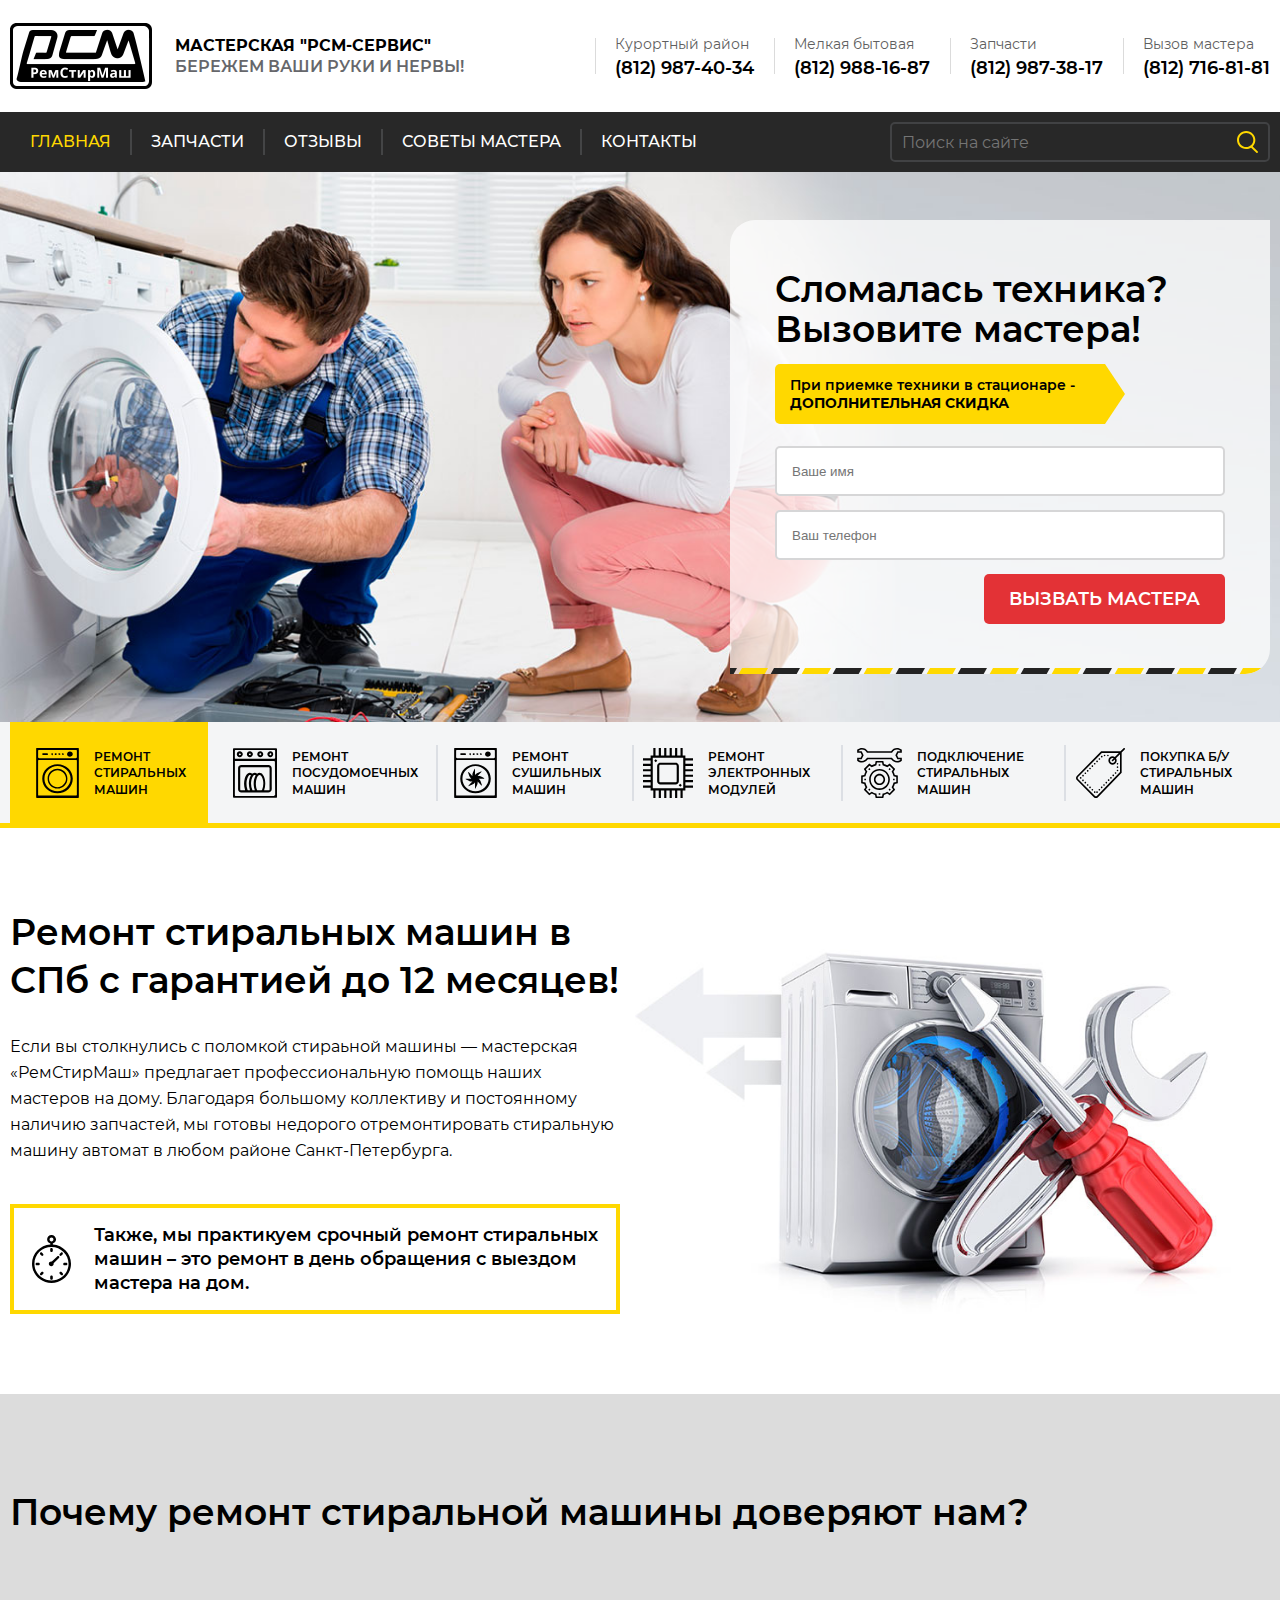
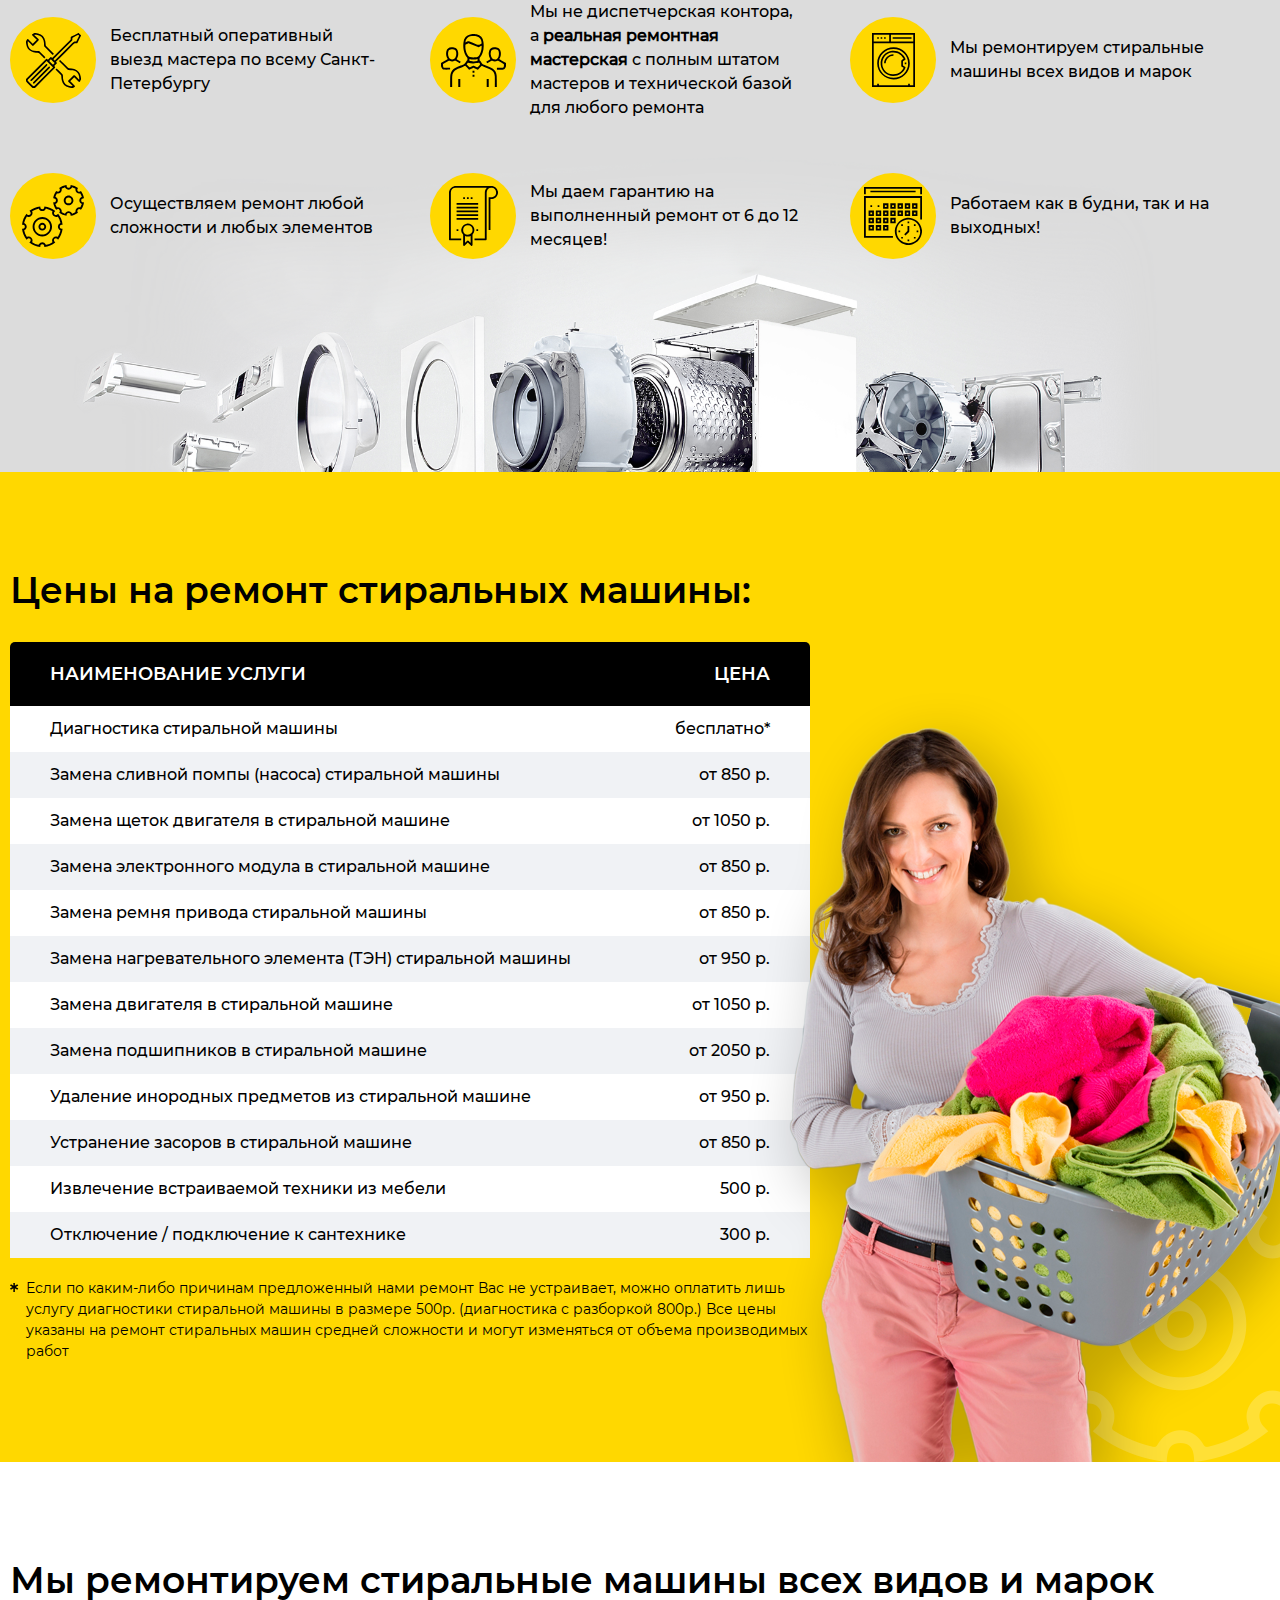
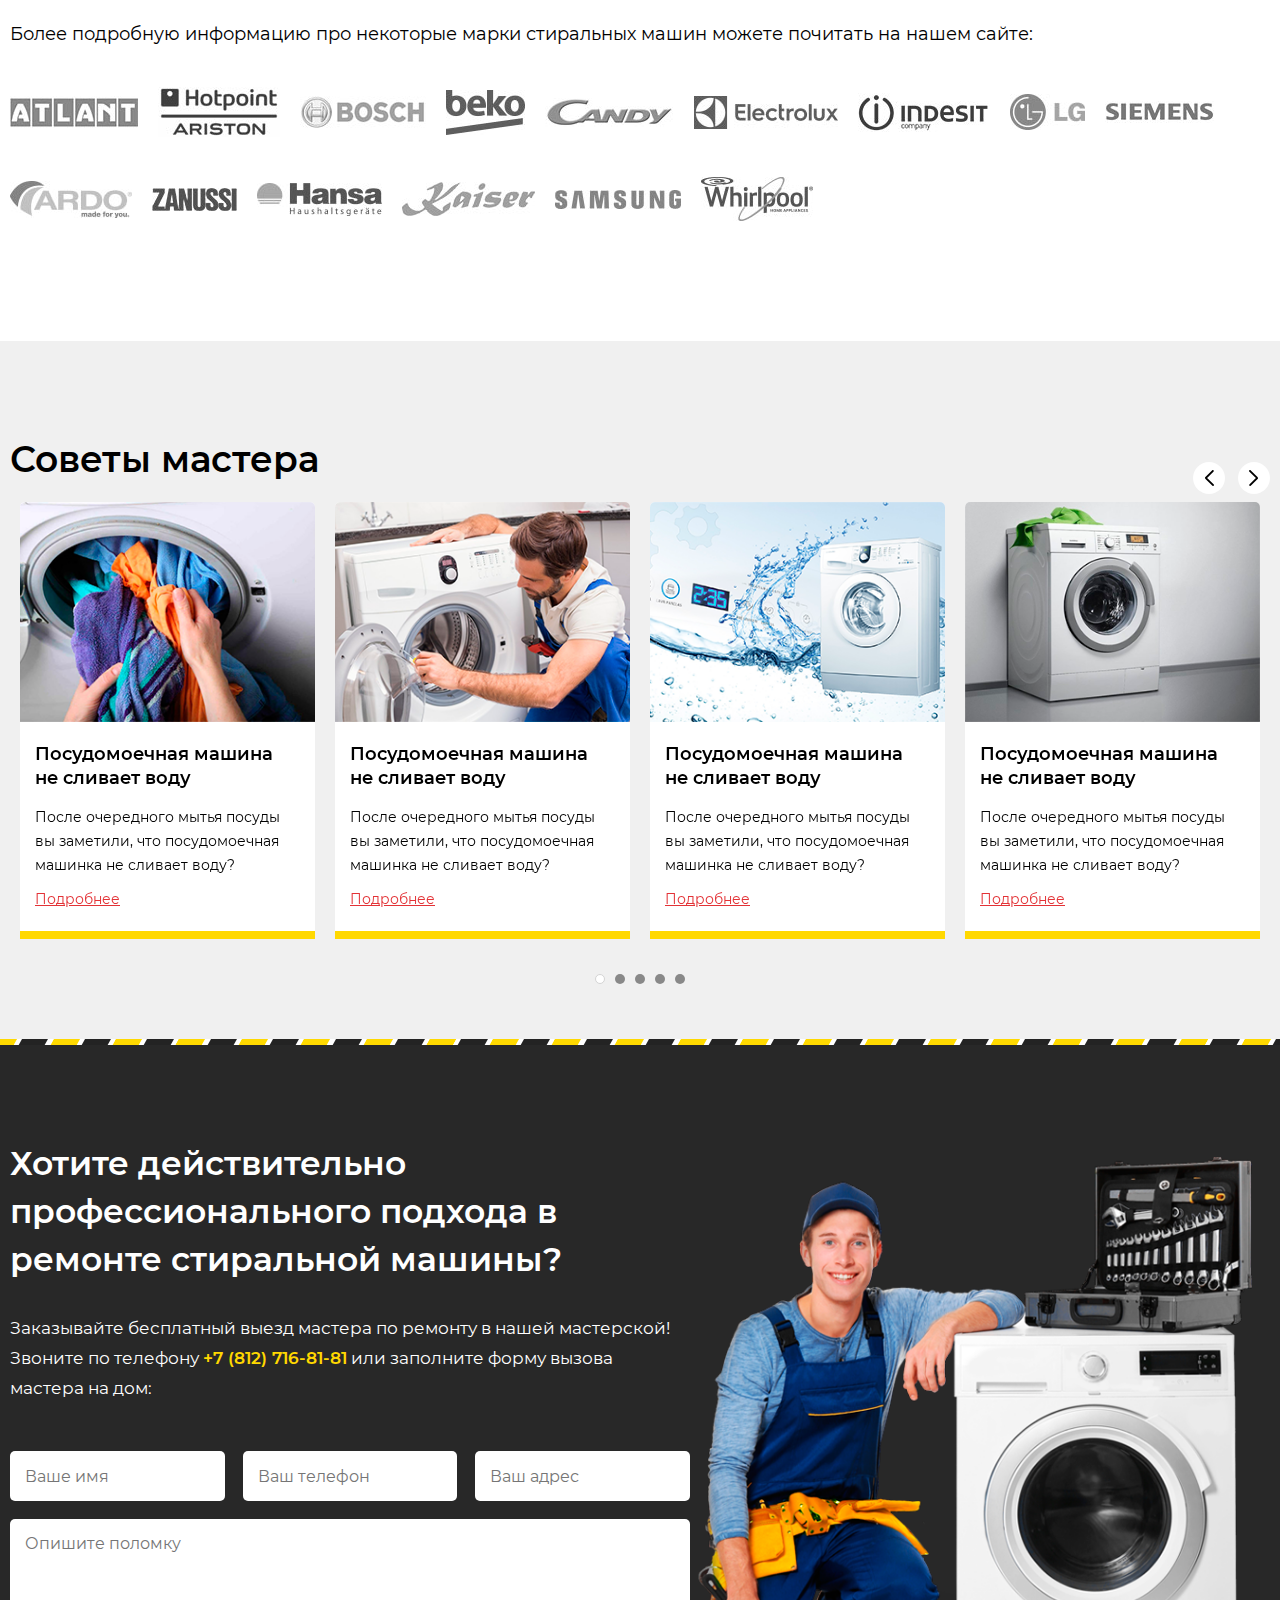
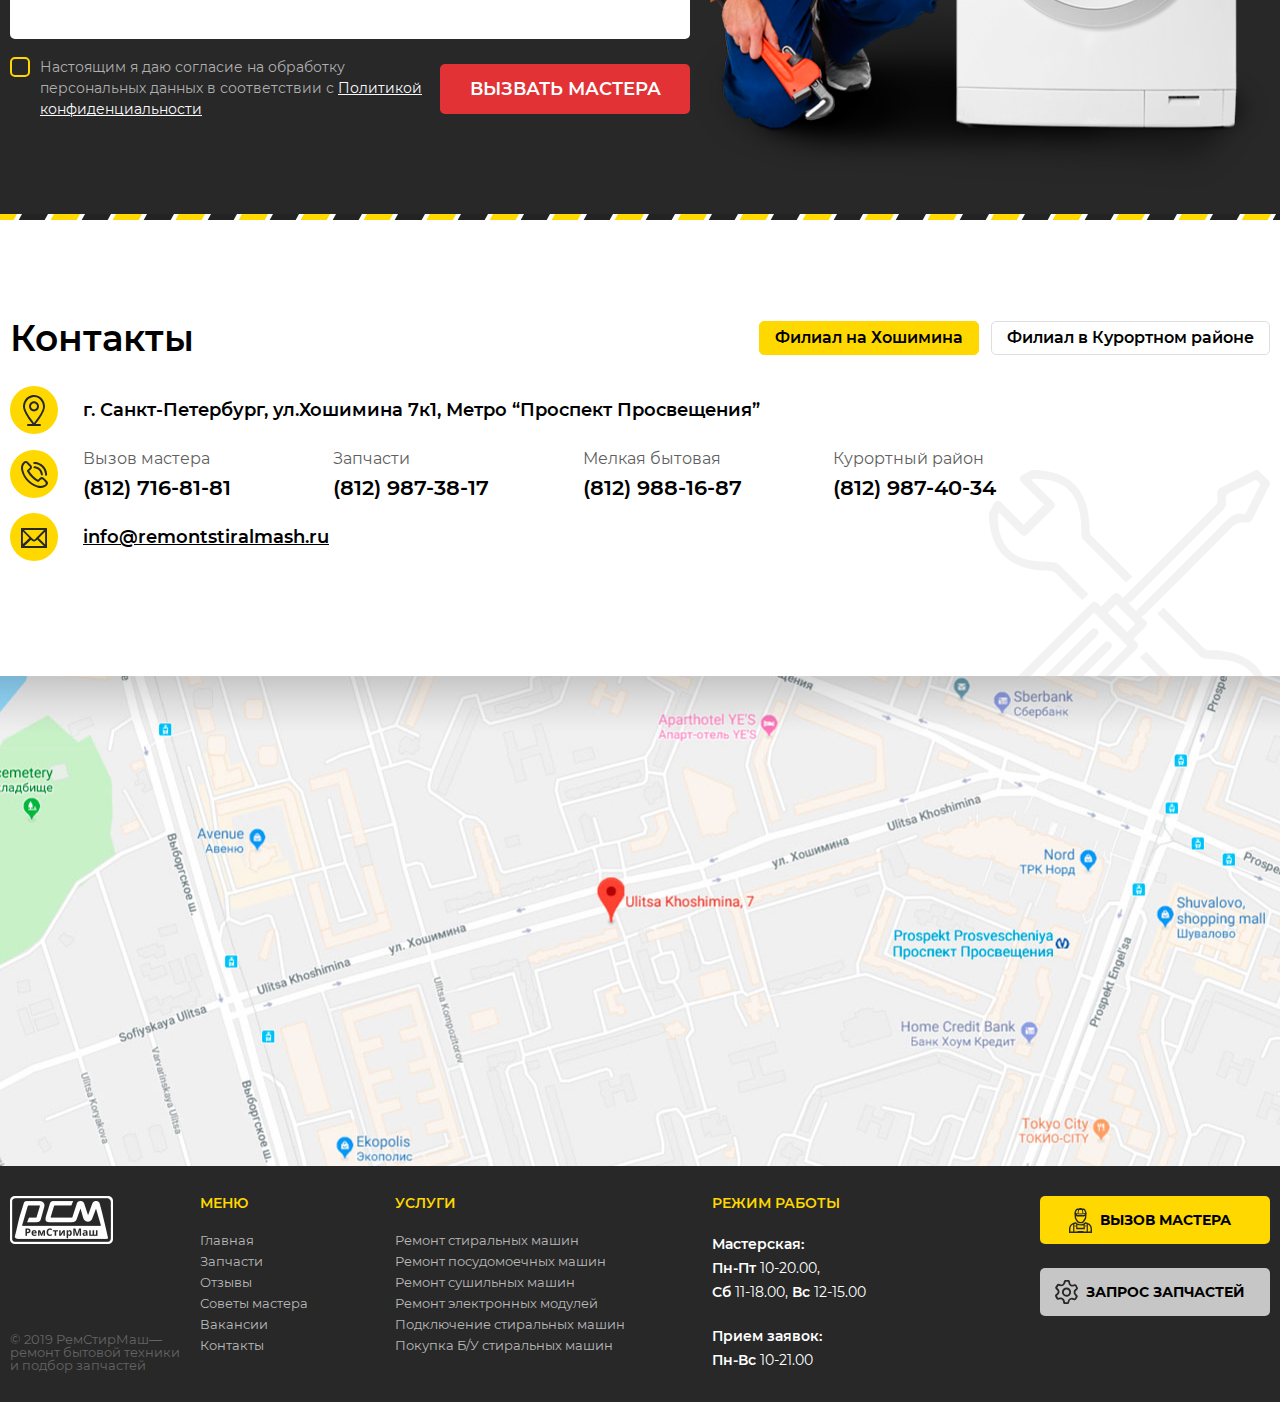
<file: index.html>
<!DOCTYPE html>
<html>
<head>
	<meta charset="utf-8">
	<meta name="format-detection" content="telephone=no">
	<meta name="viewport" content="width=device-width, initial-scale=1, maximum-scale=1">
	<title>Мастерская "РСМ-Сервис" - бережем Ваши руки и нервы!</title>
	<link rel="stylesheet" type="text/css" href="reset.css">
	<link rel="stylesheet" type="text/css" href="style.css">
	<link rel="stylesheet" type="text/css" href="slick.css">
	<script src="js/jquery-1.12.3.js"></script>
	<script src="js/slick.min.js"></script>
	<script src="js/app.js"></script>
</head>
	<body>
		<section class="wrap">
			<section class="work">
				<section class="header">
					<div class="logo"></div>
					<div class="textH">Мастерская "РСМ-Сервис"<br><span>бережем Ваши руки и нервы!</span></div>
					<div class="emptyFlex"></div>
					<div class="contactsHM">
						<div class="phoneIconMobile"></div>
						<div class="contactsH">
							<span class="closeMobPhones"></span>
							<a href="tel:88129874034" class="contactBlock">
								<span class="title">Курортный район</span><br>
								<span class="phone">(812) 987-40-34</span>
							</a>
							<a href="tel:88129881687" class="contactBlock">
								<span class="title">Мелкая бытовая</span><br>
								<span class="phone">(812) 988-16-87</span>
							</a>
							<a href="tel:88129873817" class="contactBlock">
								<span class="title">Запчасти</span><br>
								<span class="phone">(812) 987-38-17</span>
							</a>
							<a href="tel:88127168181" class="contactBlock">
								<span class="title">Вызов мастера</span><br>
								<span class="phone">(812) 716-81-81</span>
							</a>
						</div>
					</div>
				</section>
			</section>
		</section>
		<section class="wrap subHeader">
			<section class="work">
				<section class="mainMenuSection">
					<nav class="mainMenu">
						<ul class="listMainMenu">
							<li class="active"><a href="/">Главная</a></li>
							<li><a href="/">Запчасти</a></li>
							<li><a href="/">Отзывы</a></li>
							<li><a href="/">Советы мастера</a></li>
							<li><a href="/">Контакты</a></li>
						</ul>
					</nav>
					<div class="emptyFlex"></div>
					<div class="searchBlock">
						<input class="inpSearch" type="text" placeholder="Поиск на сайте" />
						<button class="btnSearch"></button>
					</div>
				</section>
			</section>
		</section>
		<section class="wrap imageServiceSection" style="background-image: url(images/bigImgService1.jpg);">
			<section class="work">
				<section class="bigImageService">
					<div class="emptyFlex"></div>
					<div class="callMasterWin">
						<div class="title">Cломалась техника?<br>Вызовите мастера!</div>
						<div class="subtitle">
							<div>При приемке техники в стационаре -<br><span>дополнительная скидка</span></div>
						</div>
						<form id="callMaster">
							<div class="inpFormLine">
								<input class="inpForm" type="text" placeholder="Ваше имя"/>
							</div>
							<div class="inpFormLine">
								<input class="inpForm" type="text" placeholder="Ваш телефон"/>
							</div>
							<div class="inpFormLine">
								<button class="btnCallMaster">Вызвать мастера</button>
							</div>
						</form>
					</div>
				</section>
			</section>
		</section>
		<section class="wrap subMenuServicesSection">
			<section class="work">
				<nav class="subMenuServices">
					<ul class="listSubMenuServices">
						<li class="active"><a href="/">Ремонт стиральных машин</a></li>
						<li><a href="/">Ремонт посудомоечных машин</a></li>
						<li><a href="/">Ремонт сушильных машин</a></li>
						<li><a href="/">Ремонт электронных модулей</a></li>
						<li><a href="/">Подключение стиральных машин</a></li>
						<li><a href="/">Покупка Б/У стиральных машин</a></li>
					</ul>
				</nav>
			</section>
		</section>
		<section class="wrap descriptionServiceSection">
			<section class="work">
				<section class="descriptionService">
					<div class="descriptionText">
						<h3 class="title">Ремонт стиральных машин в СПб с гарантией до 12 месяцев!</h3>
						<div class="text">Если вы столкнулись с поломкой стираьной машины — мастерская «РемСтирМаш» предлагает профессиональную помощь наших мастеров на дому.
							Благодаря большому коллективу и постоянному наличию запчастей, мы готовы недорого отремонтировать стиральную машину автомат в любом районе
							Санкт-Петербурга.</div>
						<div class="dopInfo">Также, мы практикуем срочный ремонт стиральных машин – это ремонт в день обращения с выездом мастера на дом.</div>
					</div>
					<div class="descriptionImage" style="background-image: url(images/imgService1.jpg)"></div>
				</section>
			</section>
		</section>
		<section class="wrap whyChangeUSSection washer">
			<section class="work">
				<section class="whyChangeUS">
					<h2 class="titleSection">Почему ремонт стиральной машины доверяют нам?</h2>
					<ul class="listChanges">
						<li>Бесплатный оперативный выезд мастера по всему Санкт-Петербургу</li>
						<li>Мы не диспетчерская контора, а <b>реальная ремонтная мастерская</b> с полным штатом мастеров и технической базой для любого ремонта</li>
						<li>Мы ремонтируем стиральные машины всех видов и марок</li>
						<li>Осуществляем ремонт любой сложности и любых элементов </li>
						<li>Мы даем гарантию на выполненный ремонт от 6 до 12 месяцев!</li>
						<li>Работаем как в будни, так и на выходных!</li>
					</ul>
				</section>
			</section>
		</section>
		<section class="wrap priceSection">
			<section class="work">
				<section class="price">
					<h2 class="titleSection">Цены на ремонт стиральных машины:</h2>
					<div class="contentTPrice">
						<div class="tablePriceBlock">
							<table class="tablePrice">
								<thead>
									<tr>
										<td>Наименование услуги</td>
										<td>Цена</td>
									</tr>
								</thead>
								<tbody>
									<tr>
										<td>Диагностика стиральной машины</td>
										<td>бесплатно*</td>
									</tr>
									<tr>
										<td>Замена сливной помпы (насоса) стиральной машины</td>
										<td>от 850 р.</td>
									</tr>
									<tr>
										<td>Замена щеток двигателя в стиральной машине</td>
										<td>от 1050 р.</td>
									</tr>
									<tr>
										<td>Замена электронного модула в стиральной машине</td>
										<td>от 850 р.</td>
									</tr>
									<tr>
										<td>Замена ремня привода стиральной машины</td>
										<td>от 850 р.</td>
									</tr>
									<tr>
										<td>Замена нагревательного элемента (ТЭН) стиральной машины</td>
										<td>от 950 р.</td>
									</tr>
									<tr>
										<td>Замена двигателя в стиральной машине</td>
										<td>от 1050 р.</td>
									</tr>
									<tr>
										<td>Замена подшипников в стиральной машине</td>
										<td>от 2050 р.</td>
									</tr>
									<tr>
										<td>Удаление инородных предметов из стиральной машине</td>
										<td>от 950 р.</td>
									</tr>
									<tr>
										<td>Устранение засоров в стиральной машине</td>
										<td>от 850 р.</td>
									</tr>
									<tr>
										<td>Извлечение встраиваемой техники из мебели</td>
										<td>500 р.</td>
									</tr>
									<tr>
										<td>Отключение / подключение к сантехнике</td>
										<td>300 р.</td>
									</tr>
								</tbody>
							</table>
							<div class="note">Если по каким-либо причинам предложенный нами ремонт Вас не устраивает, можно оплатить лишь услугу диагностики
								стиральной машины в размере 500р. (диагностика с разборкой 800р.) Все цены указаны на ремонт стиральных машин средней сложности и
								могут изменяться от объема производимых работ</div>
						</div>
						<div class="wooman"></div>
					</div>
				</section>
			</section>
		</section>
		<section class="wrap brandsSection washer">
			<section class="work">
				<section class="brands">
					<h2 class="titleSection">Мы ремонтируем стиральные машины всех видов и марок</h2>
					<span class="subTitleSection">Более подробную информацию про некоторые марки стиральных машин можете почитать на нашем сайте:</span>
					<ul class='brandsList'>
						<li><img src="images/atlant.jpg"/><img src="images/atlant1.jpg"/></li>
						<li><img src="images/ariston.jpg"/><img src="images/ariston1.jpg"/></li>
						<li><img src="images/bosch.jpg"/><img src="images/bosch1.jpg"/></li>
						<li><img src="images/beko.jpg"/><img src="images/beko1.jpg"/></li>
						<li><img src="images/candy.jpg"/><img src="images/candy1.jpg"/></li>
						<li><img src="images/electrolux.jpg"/><img src="images/electrolux1.jpg"/></li>
						<li><img src="images/indesit.jpg"/><img src="images/indesit1.jpg"/></li>
						<li><img src="images/lg.jpg"/><img src="images/lg1.jpg"/></li>
						<li><img src="images/siemens.jpg"/><img src="images/siemens1.jpg"/></li>
						<li><img src="images/ardo.jpg"/><img src="images/ardo1.jpg"/></li>
						<li><img src="images/zanussi.jpg"/><img src="images/zanussi1.jpg"/></li>
						<li><img src="images/hansa.jpg"/><img src="images/hansa1.jpg"/></li>
						<li><img src="images/kaiser.jpg"/><img src="images/kaiser1.jpg"/></li>
						<li><img src="images/samsung.jpg"/><img src="images/samsung1.jpg"/></li>
						<li><img src="images/whirlpool.jpg"/><img src="images/whirlpool1.jpg"/></li>
					</ul>
				</section>
			</section>
		</section>
		<section class="wrap tipsSection">
			<section class="work">
				<section class="tips">
					<h2 class="titleSection">Советы мастера</h2>
					<div class="sliderTips">
						<div class="slideTips">
							<div class="imgTips" style="background-image: url(img/tips1.png)"></div>
							<h3 class="titleTips">Посудомоечная машина не сливает воду</h3>
							<div class="textTips">После очередного мытья посуды вы заметили, что посудомоечная машинка не сливает воду?</div>
							<a href="/" class="linkTips">Подробнее</a>
						</div>
						<div class="slideTips">
							<div class="imgTips" style="background-image: url(img/tips2.png)"></div>
							<h3 class="titleTips">Посудомоечная машина не сливает воду</h3>
							<div class="textTips">После очередного мытья посуды вы заметили, что посудомоечная машинка не сливает воду?</div>
							<a href="/" class="linkTips">Подробнее</a>
						</div>
						<div class="slideTips">
							<div class="imgTips" style="background-image: url(img/tips3.png)"></div>
							<h3 class="titleTips">Посудомоечная машина не сливает воду</h3>
							<div class="textTips">После очередного мытья посуды вы заметили, что посудомоечная машинка не сливает воду?</div>
							<a href="/" class="linkTips">Подробнее</a>
						</div>
						<div class="slideTips">
							<div class="imgTips" style="background-image: url(img/tips4.png)"></div>
							<h3 class="titleTips">Посудомоечная машина не сливает воду</h3>
							<div class="textTips">После очередного мытья посуды вы заметили, что посудомоечная машинка не сливает воду?</div>
							<a href="/" class="linkTips">Подробнее</a>
						</div>
						<div class="slideTips">
							<div class="imgTips" style="background-image: url(img/tips1.png)"></div>
							<h3 class="titleTips">Посудомоечная машина не сливает воду</h3>
							<div class="textTips">После очередного мытья посуды вы заметили, что посудомоечная машинка не сливает воду?</div>
							<a href="/" class="linkTips">Подробнее</a>
						</div>
					</div>
				</section>
			</section>
		</section>
		<section class="wrap contactsBlockSection">
			<section class="work">
				<section class="contactsBlock">
					<div class="leftContacts">
						<h3 class="title">Хотите действительно профессионального подхода в ремонте стиральной машины?</h3>
						<div class="subtitle">Заказывайте бесплатный выезд мастера по ремонту в нашей мастерской!<br>Звоните по
							телефону <a href="tel:+78127168181">+7 (812) 716-81-81</a> или заполните форму вызова мастера на дом:</div>
						<form id="contactForm">
							<div class="inputsLine">
								<div class="inpF"><input class="inp" type="text" placeholder="Ваше имя" /></div>
								<div class="inpF"><input class="inp" type="text" placeholder="Ваш телефон" /></div>
								<div class="inpF"><input class="inp" type="text" placeholder="Ваш адрес" /></div>
							</div>
							<div class="inputsLine">
								<div class="inpF">
									<textarea class="inp textarea" placeholder="Опишите поломку"></textarea>
								</div>
							</div>
							<div class="inputsLine">
								<div class="textPK">
									<label>
										<input class="radio" type="checkbox" name="radio-test">
										<span class="radio-custom"></span>
										<span class="label">Настоящим я даю согласие на обработку персональных данных в соответствии с
											<a href="/">Политикой конфиденциальности</a></span>
									</label>
								</div>
								<button class="callMasterbtn">Вызвать мастера</button>
							</div>
						</form>
					</div>
					<div class="rightContacts"></div>
				</section>
			</section>
		</section>
		<section class="wrap contactsFooterSection">
			<section class="work">
				<section class="contactsFooter">
					<div class="titleSContainer">
						<h2 class="titleSection">Контакты</h2>
						<div class="emptyFlex"></div>
						<ul class="listTabs">
							<li class="active">Филиал на Хошимина</li>
							<li>Филиал в Курортном районе</li>
						</ul>
					</div>
					<div class="contactsTabContainer">
						<div class="contactsTabBlock active">
							<div class="addressline address">г. Санкт-Петербург, ул.Хошимина 7к1, Метро “Проспект Просвещения”</div>
							<div class="addressline phones">
								<div class="phone">
									<span class="title">Вызов мастера</span><br>
									<span class="number">(812) 716-81-81</span>
								</div>
								<div class="phone">
									<span class="title">Запчасти</span><br>
									<span class="number">(812) 987-38-17</span>
								</div>
								<div class="phone">
									<span class="title">Мелкая бытовая</span><br>
									<span class="number">(812) 988-16-87</span>
								</div>
								<div class="phone">
									<span class="title">Курортный район</span><br>
									<span class="number">(812) 987-40-34</span>
								</div>
							</div>
							<div class="addressline mail"><a class="mailto" href="mailto:info@remontstiralmash.ru">info@remontstiralmash.ru</a></div>
						</div>
						<div class="contactsTabBlock">
							<div class="addressline address">г. Санкт-Петербург, ул.11111”</div>
							<div class="addressline phones">
								<div class="phone">
									<span class="title">Вызов мастера</span><br>
									<span class="number">(812) 716-81-81</span>
								</div>
								<div class="phone">
									<span class="title">Запчасти</span><br>
									<span class="number">(812) 987-38-17</span>
								</div>
								<div class="phone">
									<span class="title">Мелкая бытовая</span><br>
									<span class="number">(812) 988-16-87</span>
								</div>
								<div class="phone">
									<span class="title">Курортный район</span><br>
									<span class="number">(812) 987-40-34</span>
								</div>
							</div>
							<div class="addressline mail"><a class="mailto" href="mailto:info@remontstiralmash.ru">info@remontstiralmash.ru</a></div>
						</div>
					</div>
				</section>
			</section>
		</section>
		<section class="wrap map">
			<div id="map"></div>
		</section>
		<section class="wrap footerSection">
			<section class="work">
				<section class="footer">
					<div class="footerBlock">
						<a href="/" class="logoFooter"></a>
						<span class="copyright">© 2019 РемСтирМаш— ремонт бытовой техники и подбор запчастей</span>
					</div>
					<div class="footerBlock">
						<h3 class="title">Меню</h3><br>
						<ul class="listFooterMenu">
							<li><a href="/">Главная</a></li>
							<li><a href="/">Запчасти</a></li>
							<li><a href="/">Отзывы</a></li>
							<li><a href="/">Советы мастера</a></li>
							<li><a href="/">Вакансии</a></li>
							<li><a href="/">Контакты</a></li>
						</ul>
					</div>
					<div class="footerBlock">
						<h3 class="title">Услуги</h3><br>
						<ul class="listFooterMenu">
							<li><a href="/">Ремонт стиральных машин</a></li>
							<li><a href="/">Ремонт посудомоечных машин</a></li>
							<li><a href="/">Ремонт сушильных машин</a></li>
							<li><a href="/">Ремонт электронных модулей</a></li>
							<li><a href="/">Подключение стиральных машин</a></li>
							<li><a href="/">Покупка Б/У стиральных машин</a></li>
						</ul>
					</div>
					<div class="footerBlock">
						<h3 class="title">Режим работы</h3><br>
						<div class="info"><span>Мастерская:</span><br><span>Пн-Пт</span> 10-20.00,<br><span>Сб</span> 11-18.00, <span>Вс</span> 12-15.00</div>
						<div class="info"><span>Прием заявок:</span><br><span>Пн-Вс</span> 10-21.00</div>
					</div>
					<div class="footerBlock">
						<button class="callM"><span>Вызов мастера</span></button><br>
						<button class="zapros"><span>Запрос запчастей</span></button>
					</div>
				</section>
			</section>
		</section>
	</body>
</html>
</file>
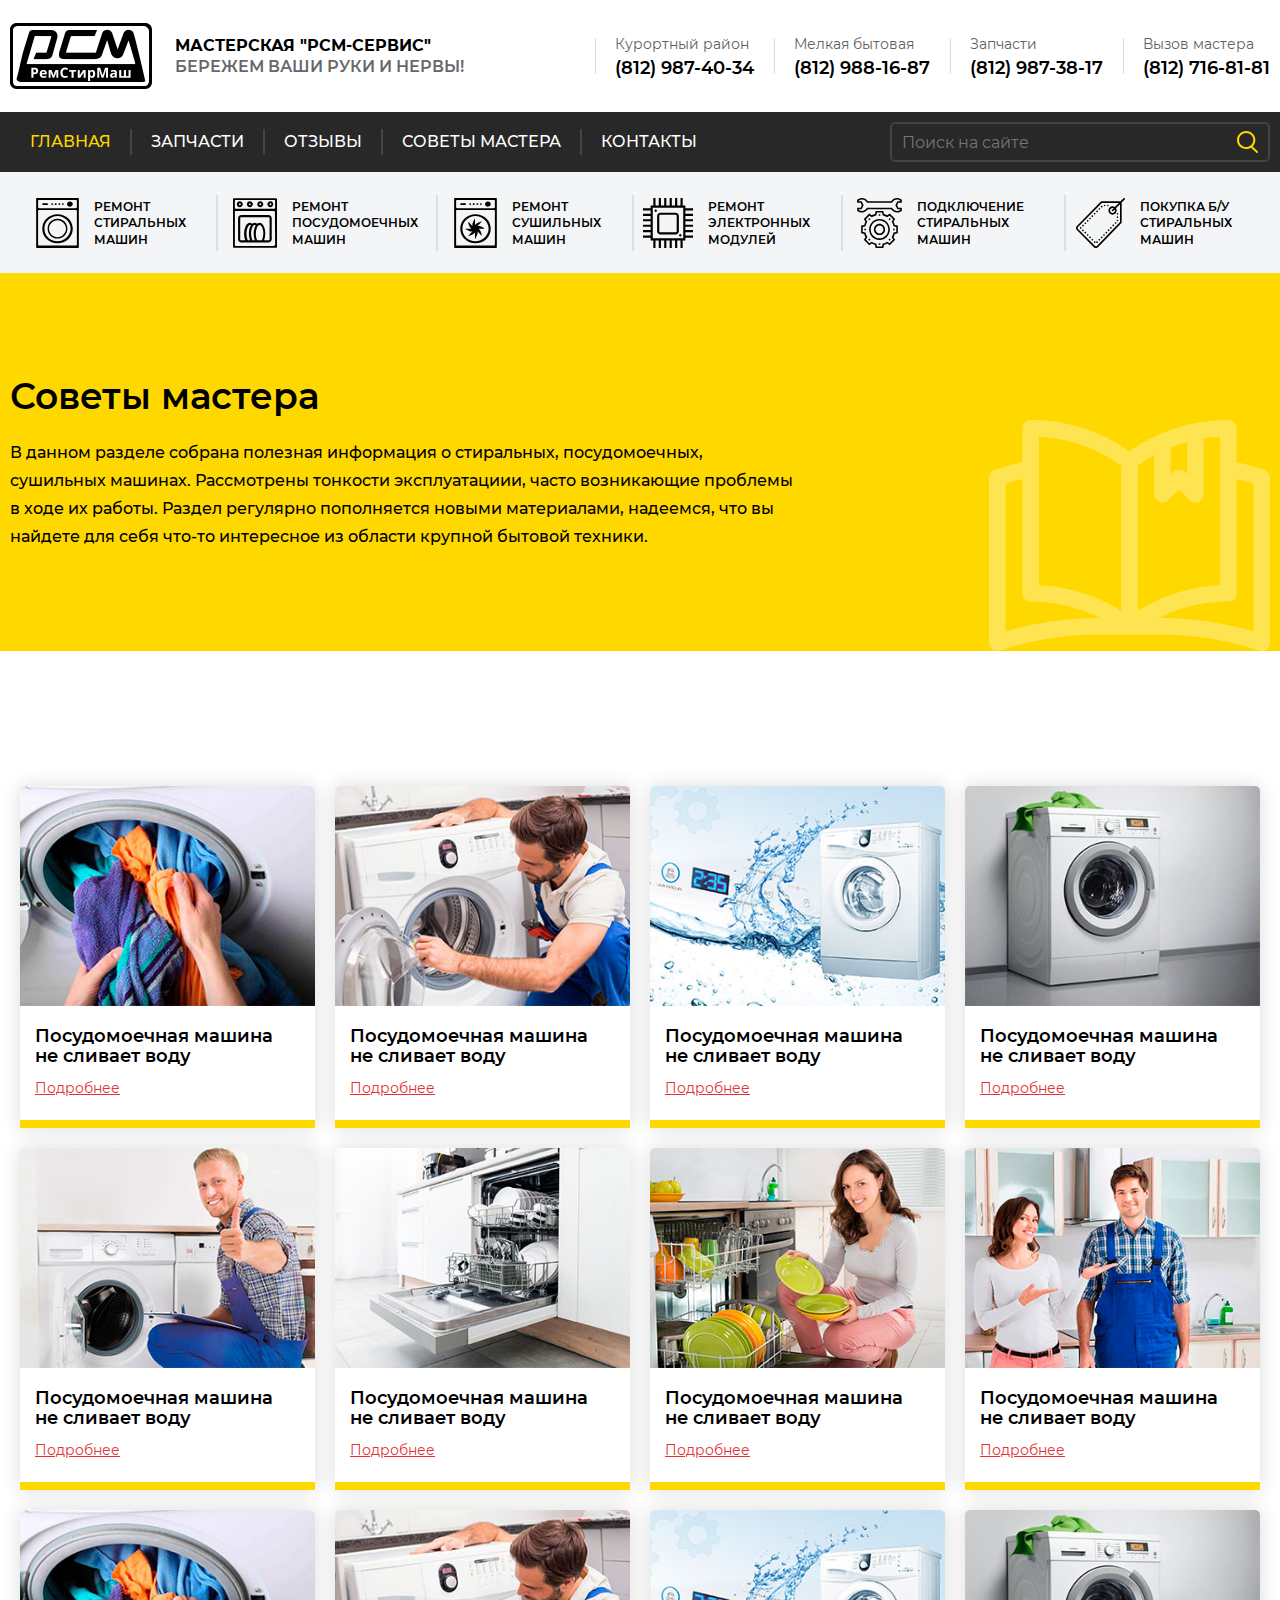
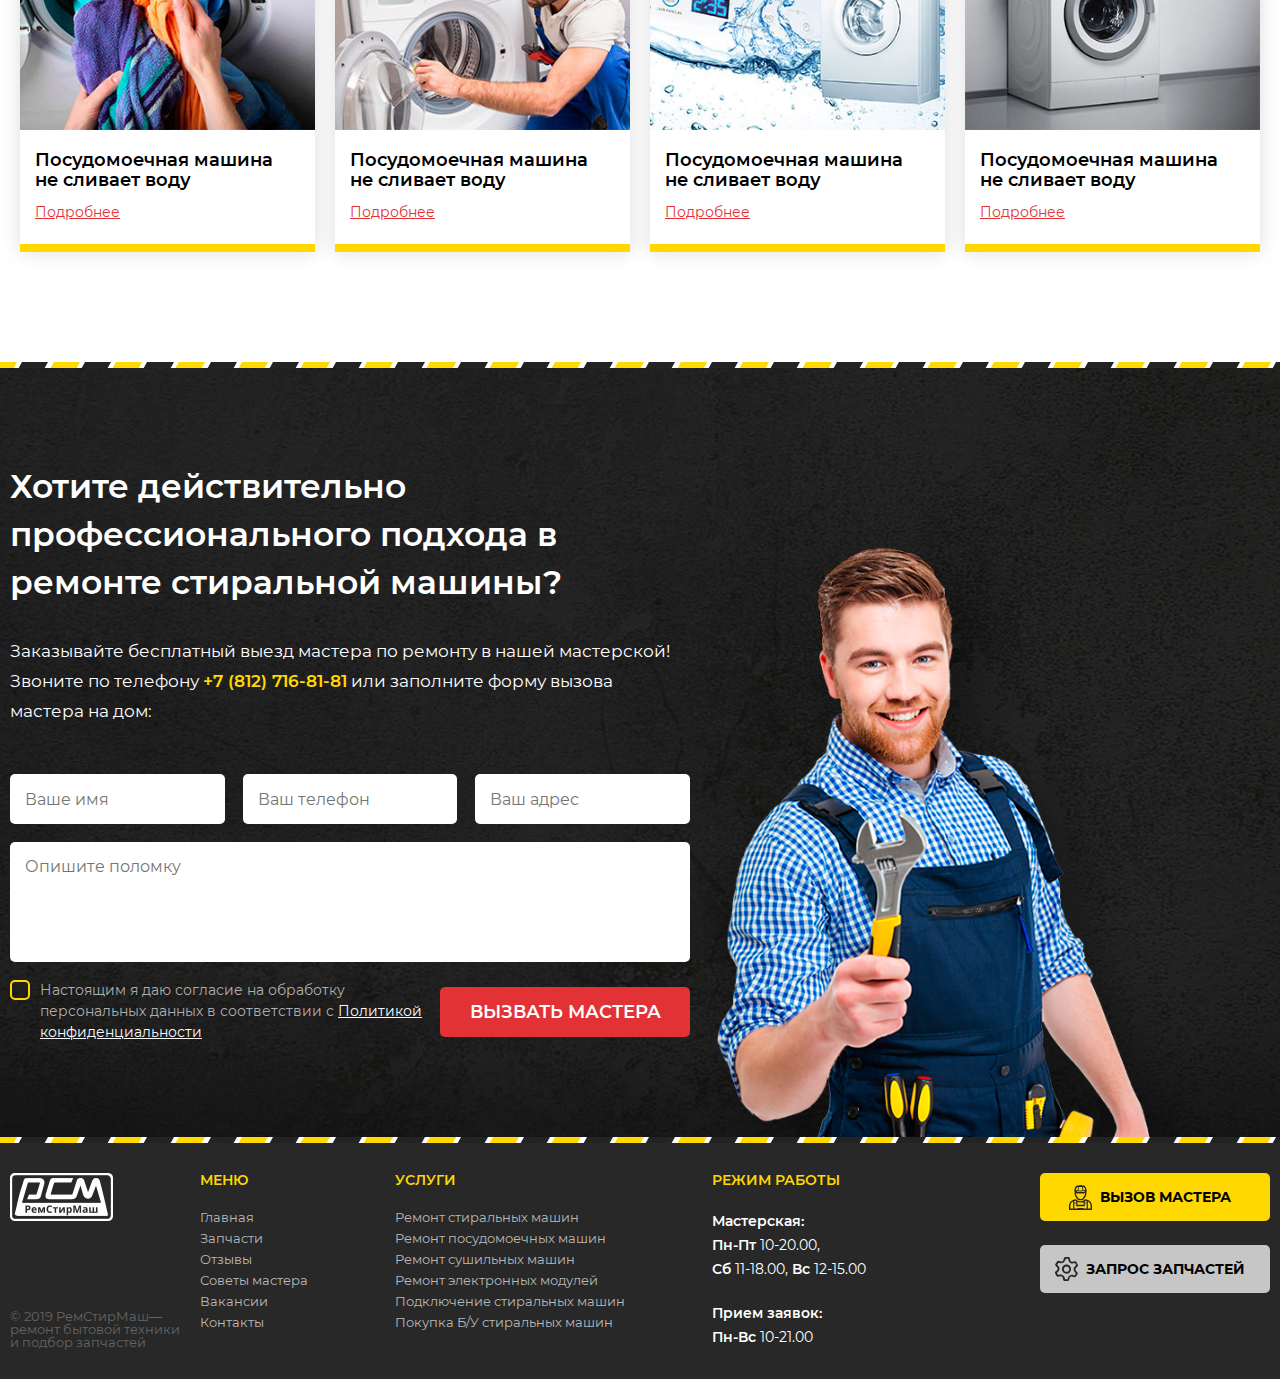
<file: blog.html>
<!DOCTYPE html>
<html>
<head>
	<meta charset="utf-8">
	<meta name="format-detection" content="telephone=no">
	<meta name="viewport" content="width=device-width, initial-scale=1, maximum-scale=1">
	<title>Мастерская "РСМ-Сервис" - бережем Ваши руки и нервы!</title>
	<link rel="stylesheet" type="text/css" href="reset.css">
	<link rel="stylesheet" type="text/css" href="style.css">
	<link rel="stylesheet" type="text/css" href="slick.css">
	<script src="js/jquery-1.12.3.js"></script>
	<script src="js/slick.min.js"></script>
	<script src="js/app.js"></script>
</head>
	<body>
		<section class="wrap">
			<section class="work">
				<section class="header">
					<div class="logo"></div>
					<div class="textH">Мастерская "РСМ-Сервис"<br><span>бережем Ваши руки и нервы!</span></div>
					<div class="emptyFlex"></div>
					<div class="contactsHM">
						<div class="phoneIconMobile"></div>
						<div class="contactsH">
							<span class="closeMobPhones"></span>
							<a href="tel:88129874034" class="contactBlock">
								<span class="title">Курортный район</span><br>
								<span class="phone">(812) 987-40-34</span>
							</a>
							<a href="tel:88129881687" class="contactBlock">
								<span class="title">Мелкая бытовая</span><br>
								<span class="phone">(812) 988-16-87</span>
							</a>
							<a href="tel:88129873817" class="contactBlock">
								<span class="title">Запчасти</span><br>
								<span class="phone">(812) 987-38-17</span>
							</a>
							<a href="tel:88127168181" class="contactBlock">
								<span class="title">Вызов мастера</span><br>
								<span class="phone">(812) 716-81-81</span>
							</a>
						</div>
					</div>
				</section>
			</section>
		</section>
		<section class="wrap subHeader">
			<section class="work">
				<section class="mainMenuSection">
					<nav class="mainMenu">
						<ul class="listMainMenu">
							<li class="active"><a href="/">Главная</a></li>
							<li><a href="/">Запчасти</a></li>
							<li><a href="/">Отзывы</a></li>
							<li><a href="/">Советы мастера</a></li>
							<li><a href="/">Контакты</a></li>
						</ul>
					</nav>
					<div class="emptyFlex"></div>
					<div class="searchBlock">
						<input class="inpSearch" type="text" placeholder="Поиск на сайте" />
						<button class="btnSearch"></button>
					</div>
				</section>
			</section>
		</section>
		<section class="wrap subMenuServicesSection">
			<section class="work">
				<nav class="subMenuServices">
					<ul class="listSubMenuServices">
						<li><a href="/">Ремонт стиральных машин</a></li>
						<li><a href="/">Ремонт посудомоечных машин</a></li>
						<li><a href="/">Ремонт сушильных машин</a></li>
						<li><a href="/">Ремонт электронных модулей</a></li>
						<li><a href="/">Подключение стиральных машин</a></li>
						<li><a href="/">Покупка Б/У стиральных машин</a></li>
					</ul>
				</nav>
			</section>
		</section>
		<section class="wrap yellow blog">
			<section class="work">
				<section class="infoContent">
					<h2 class="titleSection">Советы мастера</h2>
					<div class="infoContentBlock">
						<div class="text">
							В данном разделе собрана полезная информация о стиральных, посудомоечных, сушильных машинах. Рассмотрены тонкости эксплуатациии,
							часто возникающие проблемы в ходе их работы. Раздел регулярно пополняется новыми материалами, надеемся, что вы найдете для
							себя что-то интересное из области крупной бытовой техники.
						</div>
					</div>
				</section>
			</section>
		</section>
		<section class="wrap tipsSection zapchasty">
			<section class="work">
				<section class="tips">
					<div class="postsTips">
						<div class="postTips">
							<div class="imgTips" style="background-image: url(images/blogI1.jpg)"></div>
							<h3 class="titleTips blog">Посудомоечная машина не сливает воду</h3>
							<a href="/" class="linkTips">Подробнее</a>
						</div>
						<div class="postTips">
							<div class="imgTips" style="background-image: url(images/blogI2.jpg)"></div>
							<h3 class="titleTips blog">Посудомоечная машина не сливает воду</h3>
							<a href="/" class="linkTips">Подробнее</a>
						</div>
						<div class="postTips">
							<div class="imgTips" style="background-image: url(images/blogI3.jpg)"></div>
							<h3 class="titleTips blog">Посудомоечная машина не сливает воду</h3>
							<a href="/" class="linkTips">Подробнее</a>
						</div>
						<div class="postTips">
							<div class="imgTips" style="background-image: url(images/blogI4.jpg)"></div>
							<h3 class="titleTips blog">Посудомоечная машина не сливает воду</h3>
							<a href="/" class="linkTips">Подробнее</a>
						</div>
						<div class="postTips">
							<div class="imgTips" style="background-image: url(images/blogI5.jpg)"></div>
							<h3 class="titleTips blog">Посудомоечная машина не сливает воду</h3>
							<a href="/" class="linkTips">Подробнее</a>
						</div>
						<div class="postTips">
							<div class="imgTips" style="background-image: url(images/blogI6.jpg)"></div>
							<h3 class="titleTips blog">Посудомоечная машина не сливает воду</h3>
							<a href="/" class="linkTips">Подробнее</a>
						</div>
						<div class="postTips">
							<div class="imgTips" style="background-image: url(images/blogI7.jpg)"></div>
							<h3 class="titleTips blog">Посудомоечная машина не сливает воду</h3>
							<a href="/" class="linkTips">Подробнее</a>
						</div>
						<div class="postTips">
							<div class="imgTips" style="background-image: url(images/blogI8.jpg)"></div>
							<h3 class="titleTips blog">Посудомоечная машина не сливает воду</h3>
							<a href="/" class="linkTips">Подробнее</a>
						</div>
						<div class="postTips">
							<div class="imgTips" style="background-image: url(images/blogI1.jpg)"></div>
							<h3 class="titleTips blog">Посудомоечная машина не сливает воду</h3>
							<a href="/" class="linkTips">Подробнее</a>
						</div>
						<div class="postTips">
							<div class="imgTips" style="background-image: url(images/blogI2.jpg)"></div>
							<h3 class="titleTips blog">Посудомоечная машина не сливает воду</h3>
							<a href="/" class="linkTips">Подробнее</a>
						</div>
						<div class="postTips">
							<div class="imgTips" style="background-image: url(images/blogI3.jpg)"></div>
							<h3 class="titleTips blog">Посудомоечная машина не сливает воду</h3>
							<a href="/" class="linkTips">Подробнее</a>
						</div>
						<div class="postTips">
							<div class="imgTips" style="background-image: url(images/blogI4.jpg)"></div>
							<h3 class="titleTips blog">Посудомоечная машина не сливает воду</h3>
							<a href="/" class="linkTips">Подробнее</a>
						</div>
					</div>
				</section>
			</section>
		</section>
		<section class="wrap contactsBlockSection washmashin">
			<section class="work">
				<section class="contactsBlock">
					<div class="leftContacts">
						<h3 class="title">Хотите действительно профессионального подхода в ремонте стиральной машины?</h3>
						<div class="subtitle">Заказывайте бесплатный выезд мастера по ремонту в нашей мастерской!<br>Звоните по
							телефону <a href="tel:+78127168181">+7 (812) 716-81-81</a> или заполните форму вызова мастера на дом:</div>
						<form id="contactForm">
							<div class="inputsLine">
								<div class="inpF"><input class="inp" type="text" placeholder="Ваше имя" /></div>
								<div class="inpF"><input class="inp" type="text" placeholder="Ваш телефон" /></div>
								<div class="inpF"><input class="inp" type="text" placeholder="Ваш адрес" /></div>
							</div>
							<div class="inputsLine">
								<div class="inpF">
									<textarea class="inp textarea" placeholder="Опишите поломку"></textarea>
								</div>
							</div>
							<div class="inputsLine">
								<div class="textPK">
									<label>
										<input class="radio" type="checkbox" name="radio-test">
										<span class="radio-custom"></span>
										<span class="label">Настоящим я даю согласие на обработку персональных данных в соответствии с
											<a href="/">Политикой конфиденциальности</a></span>
									</label>
								</div>
								<button class="callMasterbtn">Вызвать мастера</button>
							</div>
						</form>
					</div>
					<div class="rightContacts"></div>
				</section>
			</section>
		</section>
		<section class="wrap footerSection">
			<section class="work">
				<section class="footer">
					<div class="footerBlock">
						<a href="/" class="logoFooter"></a>
						<span class="copyright">© 2019 РемСтирМаш— ремонт бытовой техники и подбор запчастей</span>
					</div>
					<div class="footerBlock">
						<h3 class="title">Меню</h3><br>
						<ul class="listFooterMenu">
							<li><a href="/">Главная</a></li>
							<li><a href="/">Запчасти</a></li>
							<li><a href="/">Отзывы</a></li>
							<li><a href="/">Советы мастера</a></li>
							<li><a href="/">Вакансии</a></li>
							<li><a href="/">Контакты</a></li>
						</ul>
					</div>
					<div class="footerBlock">
						<h3 class="title">Услуги</h3><br>
						<ul class="listFooterMenu">
							<li><a href="/">Ремонт стиральных машин</a></li>
							<li><a href="/">Ремонт посудомоечных машин</a></li>
							<li><a href="/">Ремонт сушильных машин</a></li>
							<li><a href="/">Ремонт электронных модулей</a></li>
							<li><a href="/">Подключение стиральных машин</a></li>
							<li><a href="/">Покупка Б/У стиральных машин</a></li>
						</ul>
					</div>
					<div class="footerBlock">
						<h3 class="title">Режим работы</h3><br>
						<div class="info"><span>Мастерская:</span><br><span>Пн-Пт</span> 10-20.00,<br><span>Сб</span> 11-18.00, <span>Вс</span> 12-15.00</div>
						<div class="info"><span>Прием заявок:</span><br><span>Пн-Вс</span> 10-21.00</div>
					</div>
					<div class="footerBlock">
						<button class="callM"><span>Вызов мастера</span></button><br>
						<button class="zapros"><span>Запрос запчастей</span></button>
					</div>
				</section>
			</section>
		</section>
	</body>
</html>
</file>
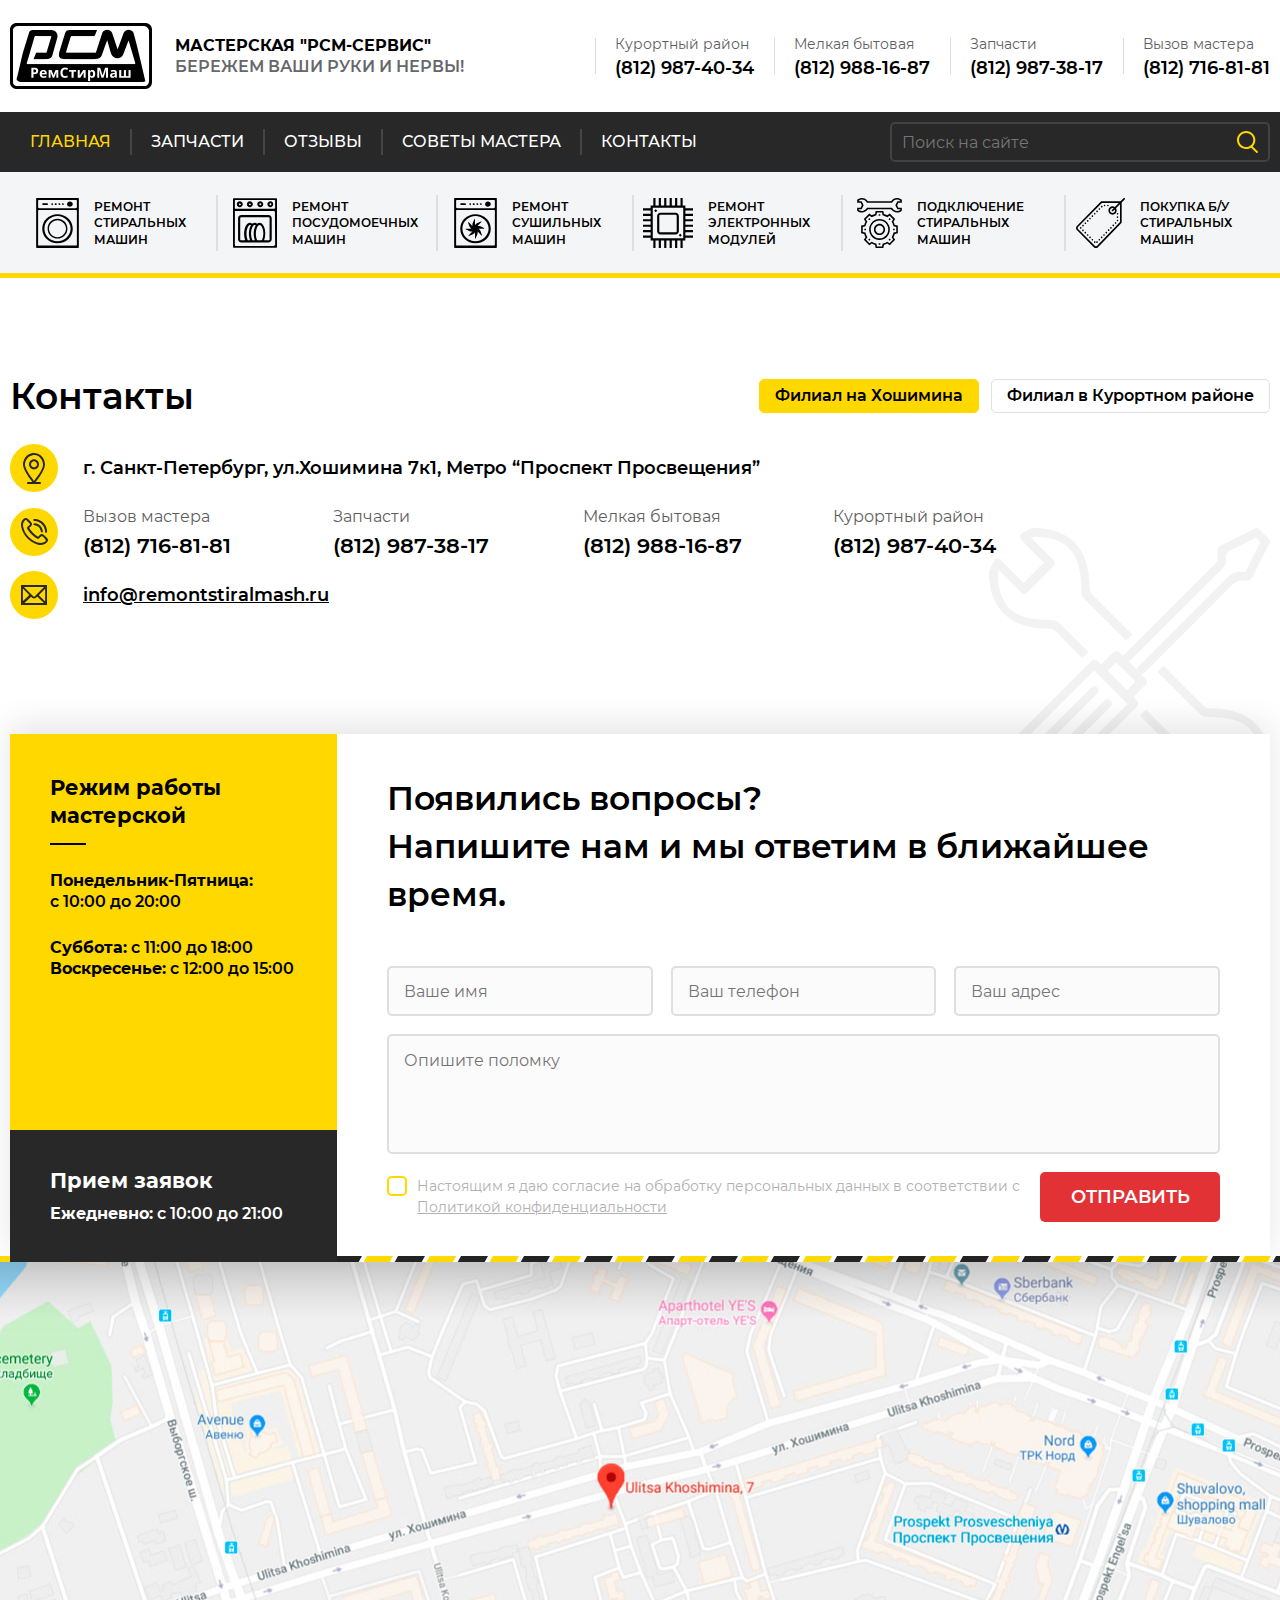
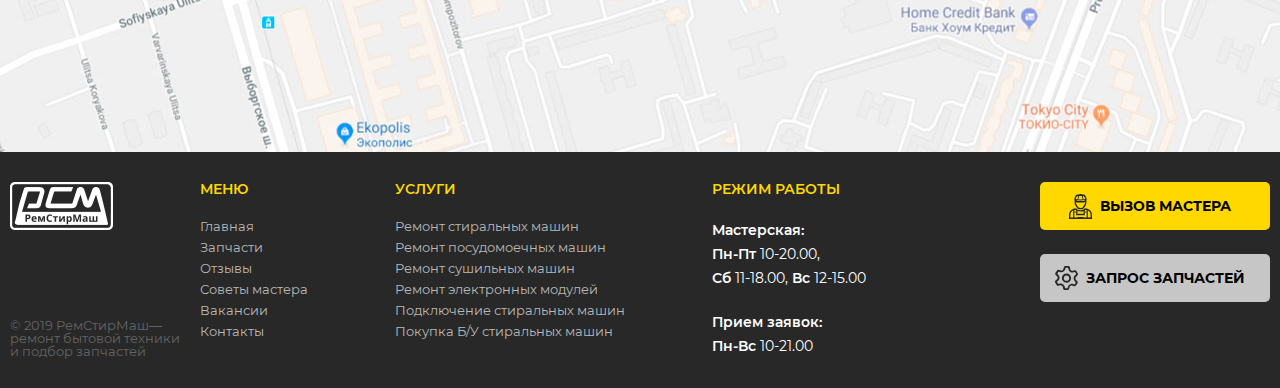
<file: contacts.html>
<!DOCTYPE html>
<html>
<head>
	<meta charset="utf-8">
	<meta name="format-detection" content="telephone=no">
	<meta name="viewport" content="width=device-width, initial-scale=1, maximum-scale=1">
	<title>Мастерская "РСМ-Сервис" - бережем Ваши руки и нервы!</title>
	<link rel="stylesheet" type="text/css" href="reset.css">
	<link rel="stylesheet" type="text/css" href="style.css">
	<link rel="stylesheet" type="text/css" href="slick.css">
	<script src="js/jquery-1.12.3.js"></script>
	<script src="js/slick.min.js"></script>
	<script src="js/app.js"></script>
</head>
	<body>
		<section class="wrap">
			<section class="work">
				<section class="header">
					<div class="logo"></div>
					<div class="textH">Мастерская "РСМ-Сервис"<br><span>бережем Ваши руки и нервы!</span></div>
					<div class="emptyFlex"></div>
					<div class="contactsHM">
						<div class="phoneIconMobile"></div>
						<div class="contactsH">
							<span class="closeMobPhones"></span>
							<a href="tel:88129874034" class="contactBlock">
								<span class="title">Курортный район</span><br>
								<span class="phone">(812) 987-40-34</span>
							</a>
							<a href="tel:88129881687" class="contactBlock">
								<span class="title">Мелкая бытовая</span><br>
								<span class="phone">(812) 988-16-87</span>
							</a>
							<a href="tel:88129873817" class="contactBlock">
								<span class="title">Запчасти</span><br>
								<span class="phone">(812) 987-38-17</span>
							</a>
							<a href="tel:88127168181" class="contactBlock">
								<span class="title">Вызов мастера</span><br>
								<span class="phone">(812) 716-81-81</span>
							</a>
						</div>
					</div>
				</section>
			</section>
		</section>
		<section class="wrap subHeader">
			<section class="work">
				<section class="mainMenuSection">
					<nav class="mainMenu">
						<ul class="listMainMenu">
							<li class="active"><a href="/">Главная</a></li>
							<li><a href="/">Запчасти</a></li>
							<li><a href="/">Отзывы</a></li>
							<li><a href="/">Советы мастера</a></li>
							<li><a href="/">Контакты</a></li>
						</ul>
					</nav>
					<div class="emptyFlex"></div>
					<div class="searchBlock">
						<input class="inpSearch" type="text" placeholder="Поиск на сайте" />
						<button class="btnSearch"></button>
					</div>
				</section>
			</section>
		</section>
		<section class="wrap subMenuServicesSection">
			<section class="work">
				<nav class="subMenuServices">
					<ul class="listSubMenuServices">
						<li><a href="/">Ремонт стиральных машин</a></li>
						<li><a href="/">Ремонт посудомоечных машин</a></li>
						<li><a href="/">Ремонт сушильных машин</a></li>
						<li><a href="/">Ремонт электронных модулей</a></li>
						<li><a href="/">Подключение стиральных машин</a></li>
						<li><a href="/">Покупка Б/У стиральных машин</a></li>
					</ul>
				</nav>
			</section>
		</section>
		<section class="wrap contactsFooterSection">
			<section class="work">
				<section class="contactsFooter">
					<div class="titleSContainer">
						<h2 class="titleSection">Контакты</h2>
						<div class="emptyFlex"></div>
						<ul class="listTabs">
							<li class="active">Филиал на Хошимина</li>
							<li>Филиал в Курортном районе</li>
						</ul>
					</div>
					<div class="contactsTabContainer">
						<div class="contactsTabBlock active">
							<div class="addressline address">г. Санкт-Петербург, ул.Хошимина 7к1, Метро “Проспект Просвещения”</div>
							<div class="addressline phones">
								<div class="phone">
									<span class="title">Вызов мастера</span><br>
									<span class="number">(812) 716-81-81</span>
								</div>
								<div class="phone">
									<span class="title">Запчасти</span><br>
									<span class="number">(812) 987-38-17</span>
								</div>
								<div class="phone">
									<span class="title">Мелкая бытовая</span><br>
									<span class="number">(812) 988-16-87</span>
								</div>
								<div class="phone">
									<span class="title">Курортный район</span><br>
									<span class="number">(812) 987-40-34</span>
								</div>
							</div>
							<div class="addressline mail"><a class="mailto" href="mailto:info@remontstiralmash.ru">info@remontstiralmash.ru</a></div>
						</div>
						<div class="contactsTabBlock">
							<div class="addressline address">г. Санкт-Петербург, ул.11111”</div>
							<div class="addressline phones">
								<div class="phone">
									<span class="title">Вызов мастера</span><br>
									<span class="number">(812) 716-81-81</span>
								</div>
								<div class="phone">
									<span class="title">Запчасти</span><br>
									<span class="number">(812) 987-38-17</span>
								</div>
								<div class="phone">
									<span class="title">Мелкая бытовая</span><br>
									<span class="number">(812) 988-16-87</span>
								</div>
								<div class="phone">
									<span class="title">Курортный район</span><br>
									<span class="number">(812) 987-40-34</span>
								</div>
							</div>
							<div class="addressline mail"><a class="mailto" href="mailto:info@remontstiralmash.ru">info@remontstiralmash.ru</a></div>
						</div>
					</div>
				</section>
			</section>
		</section>
		<section class="wrap contactsBlockSection contactsPage">
			<section class="work">
				<section class="contactsBlock">
					<div class="rightContacts">
						<div class="title">Режим работы мастерской</div>
						<div class="subTitle"><span>Понедельник-Пятница:</span><br> с 10:00 до 20:00</div>
						<div class="subTitle"><span>Суббота:</span> с 11:00 до 18:00<br> <span>Воскресенье:</span> с 12:00 до 15:00</div>
						<div class="bottomContBloc">
							<div class="titleBottom">Прием заявок</div>
							<div class="subtitleBottom"><span>Ежедневно:</span> с 10:00 до 21:00</div>
						</div>
					</div>
					<div class="leftContacts">
						<h3 class="title">Появились вопросы?<br> Напишите нам и мы ответим в ближайшее время.</h3>
						<form id="contactForm">
							<div class="inputsLine">
								<div class="inpF"><input class="inp" type="text" placeholder="Ваше имя" /></div>
								<div class="inpF"><input class="inp" type="text" placeholder="Ваш телефон" /></div>
								<div class="inpF"><input class="inp" type="text" placeholder="Ваш адрес" /></div>
							</div>
							<div class="inputsLine">
								<div class="inpF">
									<textarea class="inp textarea" placeholder="Опишите поломку"></textarea>
								</div>
							</div>
							<div class="inputsLine">
								<div class="textPK">
									<label>
										<input class="radio" type="checkbox" name="radio-test">
										<span class="radio-custom"></span>
										<span class="label">Настоящим я даю согласие на обработку персональных данных в соответствии с
											<a href="/">Политикой конфиденциальности</a></span>
									</label>
								</div>
								<button class="callMasterbtn">Отправить</button>
							</div>
						</form>
					</div>
				</section>
			</section>
		</section>
		<section class="wrap map">
			<div id="map"></div>
		</section>
		<section class="wrap footerSection">
			<section class="work">
				<section class="footer">
					<div class="footerBlock">
						<a href="/" class="logoFooter"></a>
						<span class="copyright">© 2019 РемСтирМаш— ремонт бытовой техники и подбор запчастей</span>
					</div>
					<div class="footerBlock">
						<h3 class="title">Меню</h3><br>
						<ul class="listFooterMenu">
							<li><a href="/">Главная</a></li>
							<li><a href="/">Запчасти</a></li>
							<li><a href="/">Отзывы</a></li>
							<li><a href="/">Советы мастера</a></li>
							<li><a href="/">Вакансии</a></li>
							<li><a href="/">Контакты</a></li>
						</ul>
					</div>
					<div class="footerBlock">
						<h3 class="title">Услуги</h3><br>
						<ul class="listFooterMenu">
							<li><a href="/">Ремонт стиральных машин</a></li>
							<li><a href="/">Ремонт посудомоечных машин</a></li>
							<li><a href="/">Ремонт сушильных машин</a></li>
							<li><a href="/">Ремонт электронных модулей</a></li>
							<li><a href="/">Подключение стиральных машин</a></li>
							<li><a href="/">Покупка Б/У стиральных машин</a></li>
						</ul>
					</div>
					<div class="footerBlock">
						<h3 class="title">Режим работы</h3><br>
						<div class="info"><span>Мастерская:</span><br><span>Пн-Пт</span> 10-20.00,<br><span>Сб</span> 11-18.00, <span>Вс</span> 12-15.00</div>
						<div class="info"><span>Прием заявок:</span><br><span>Пн-Вс</span> 10-21.00</div>
					</div>
					<div class="footerBlock">
						<button class="callM"><span>Вызов мастера</span></button><br>
						<button class="zapros"><span>Запрос запчастей</span></button>
					</div>
				</section>
			</section>
		</section>
	</body>
</html>
</file>
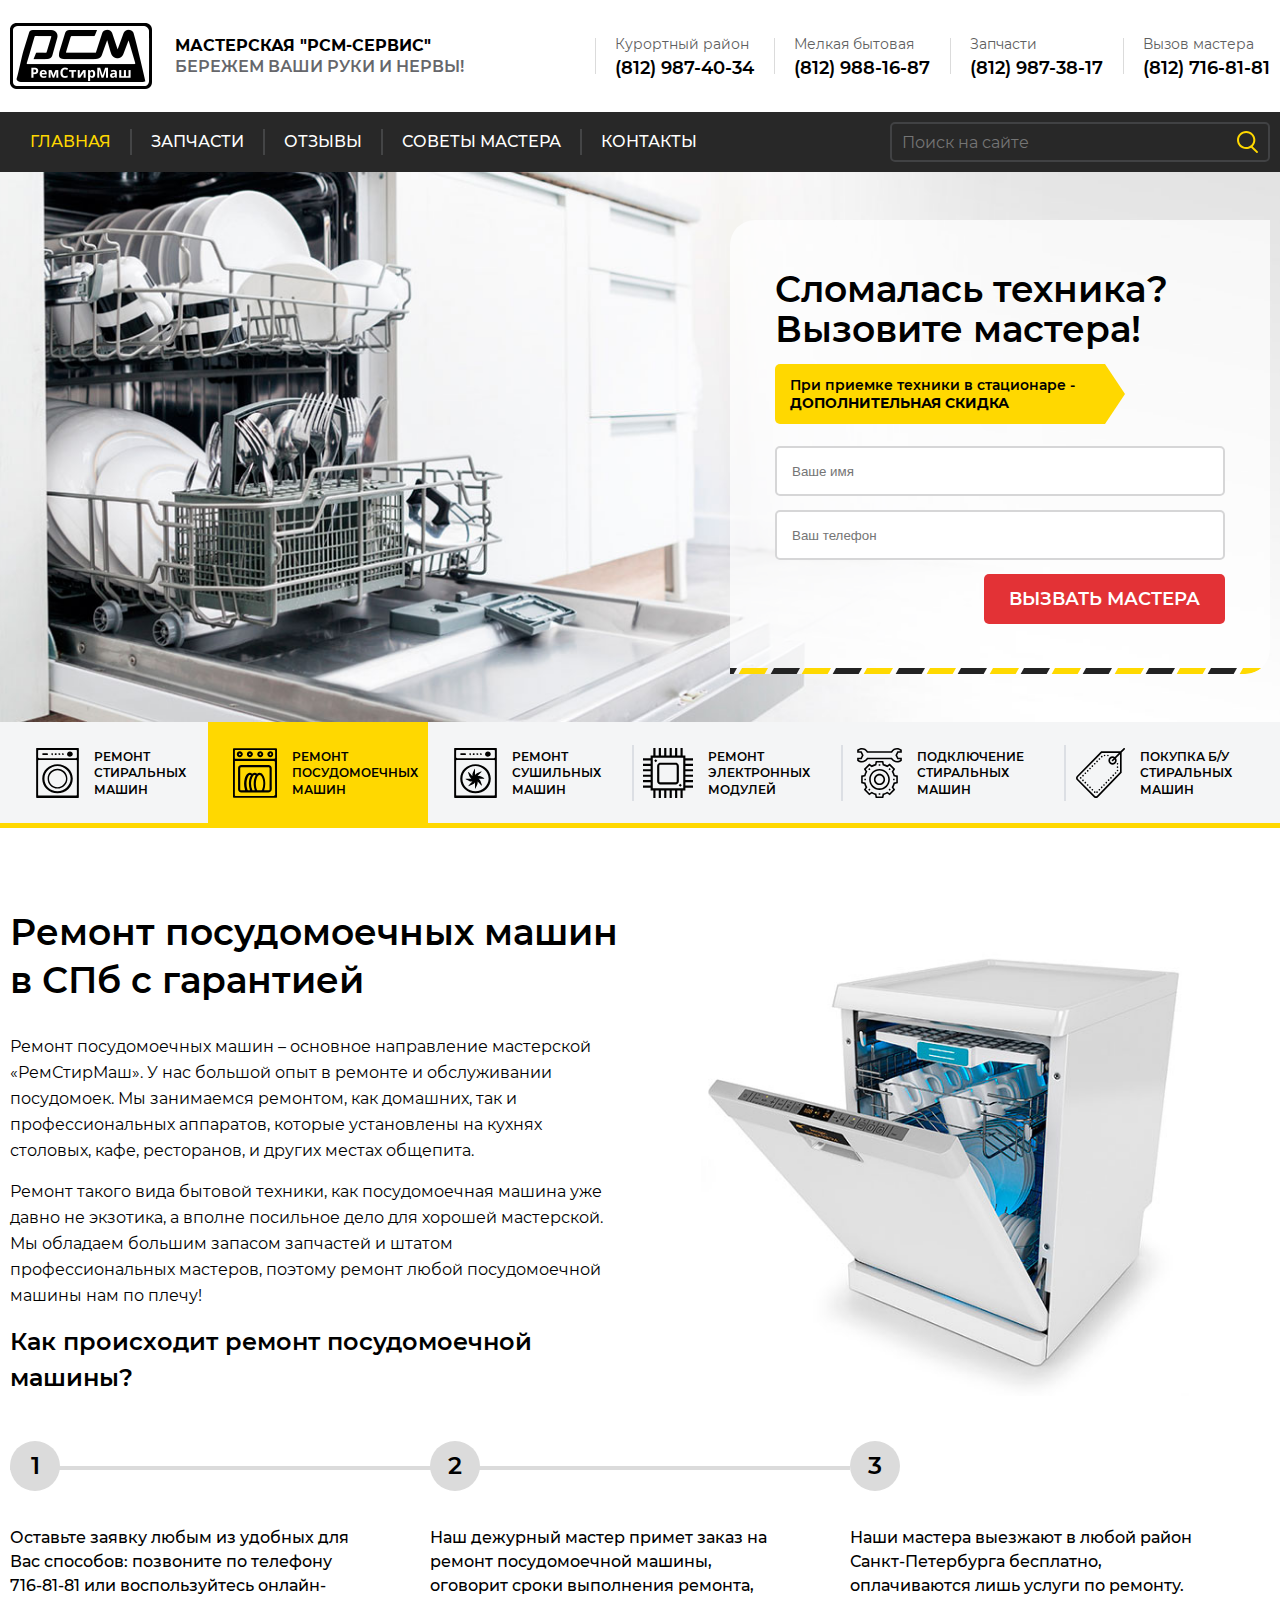
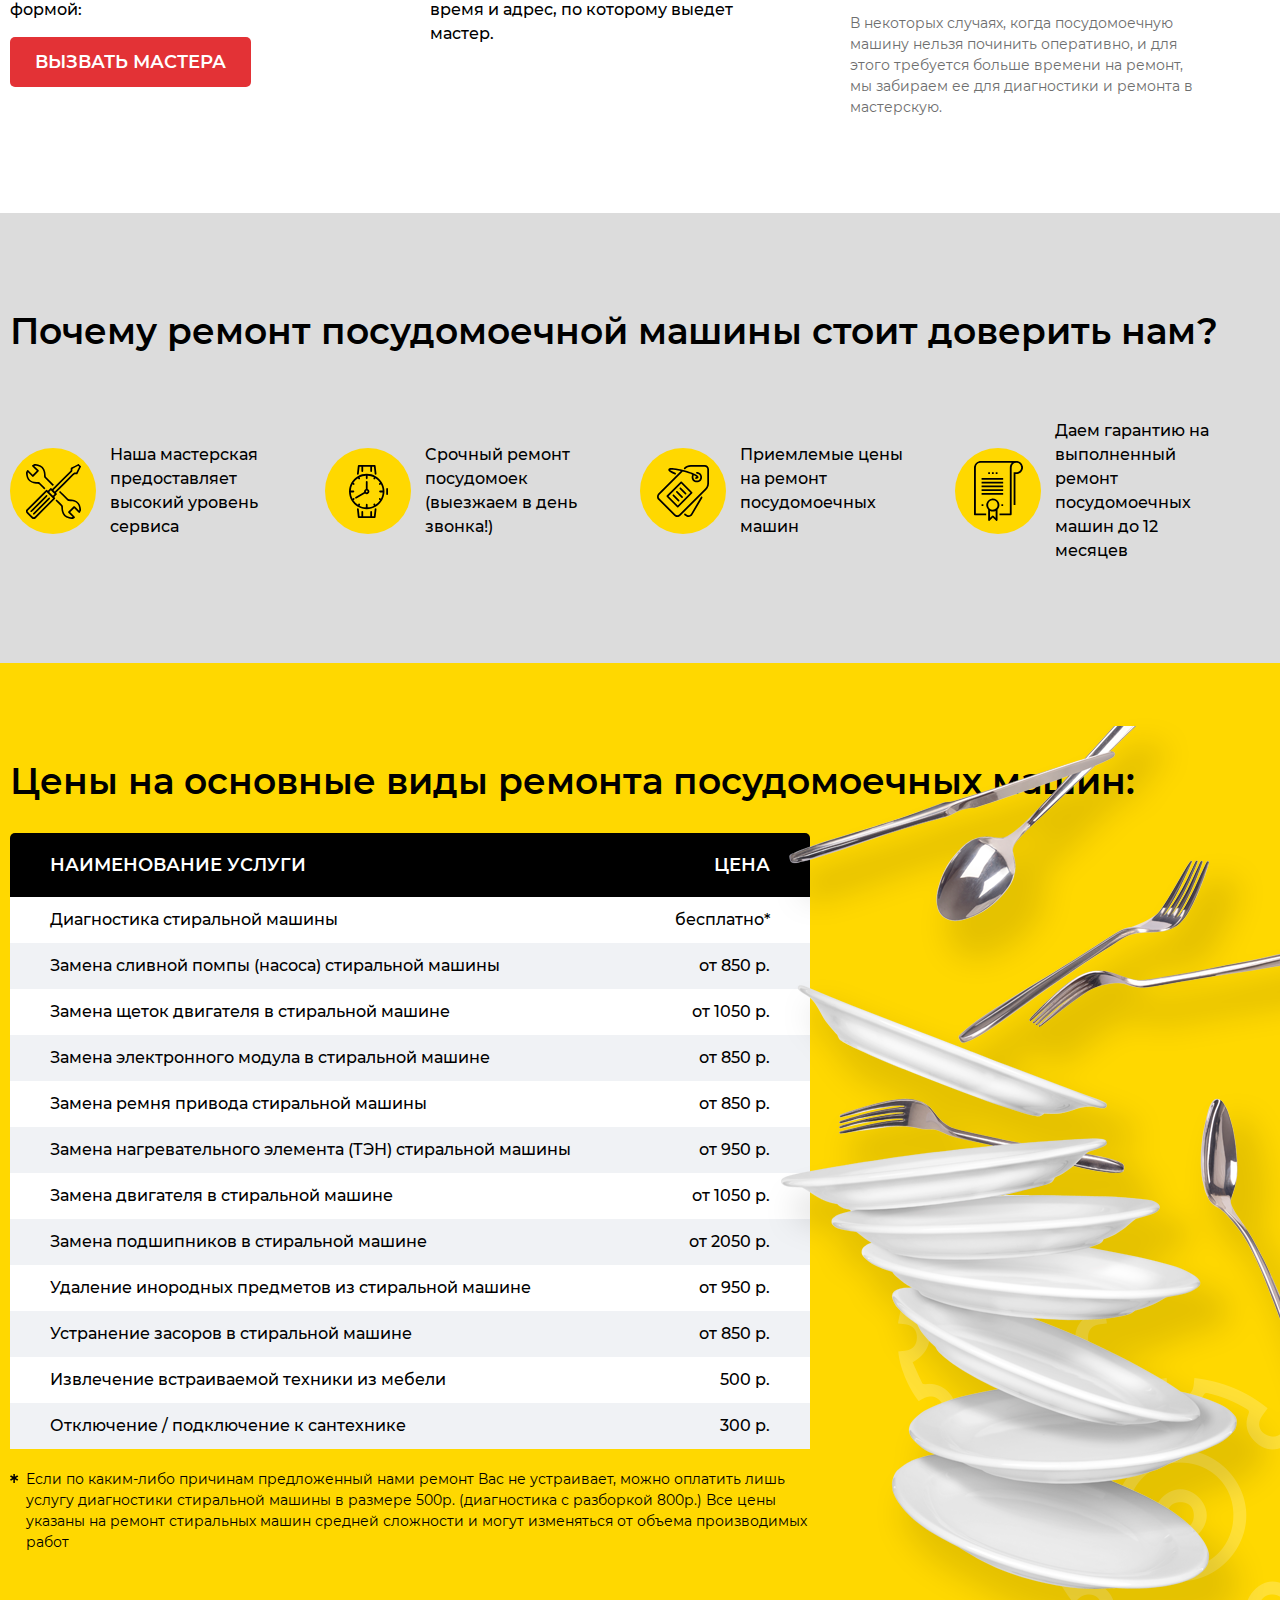
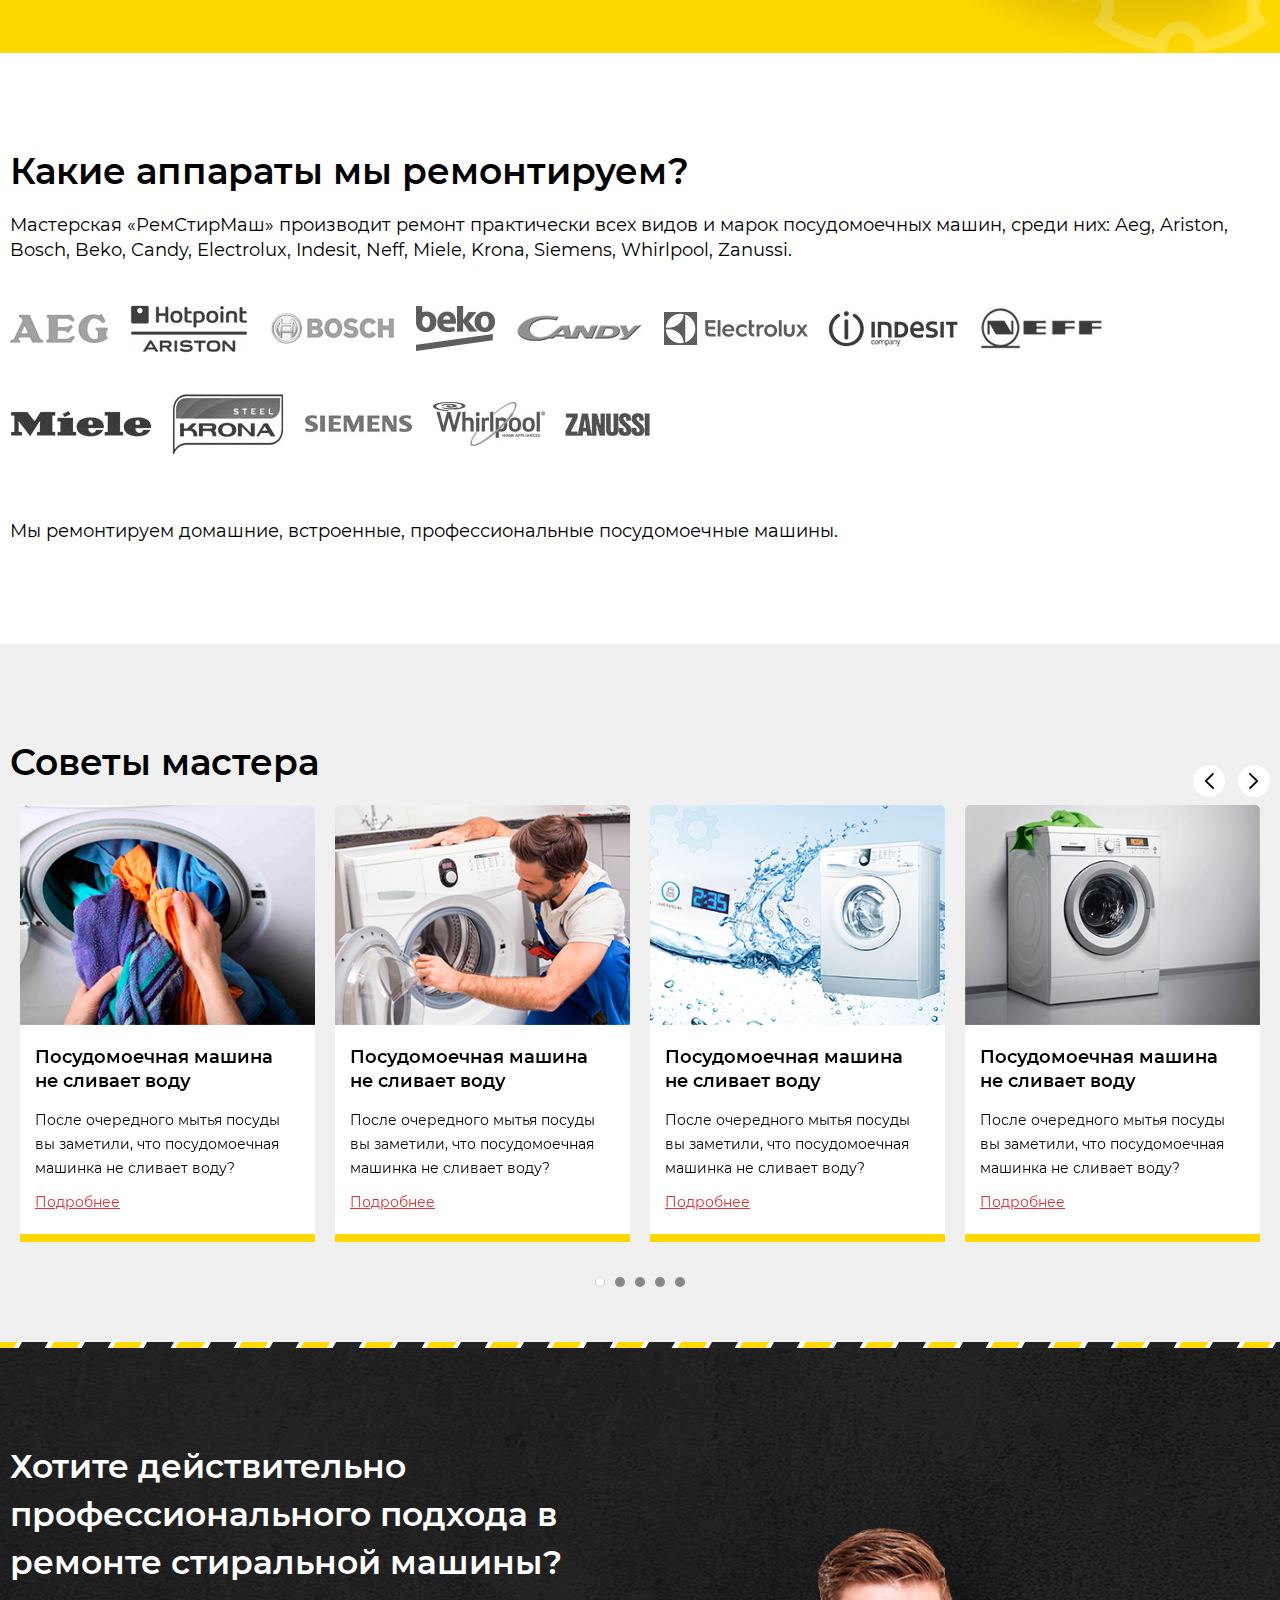
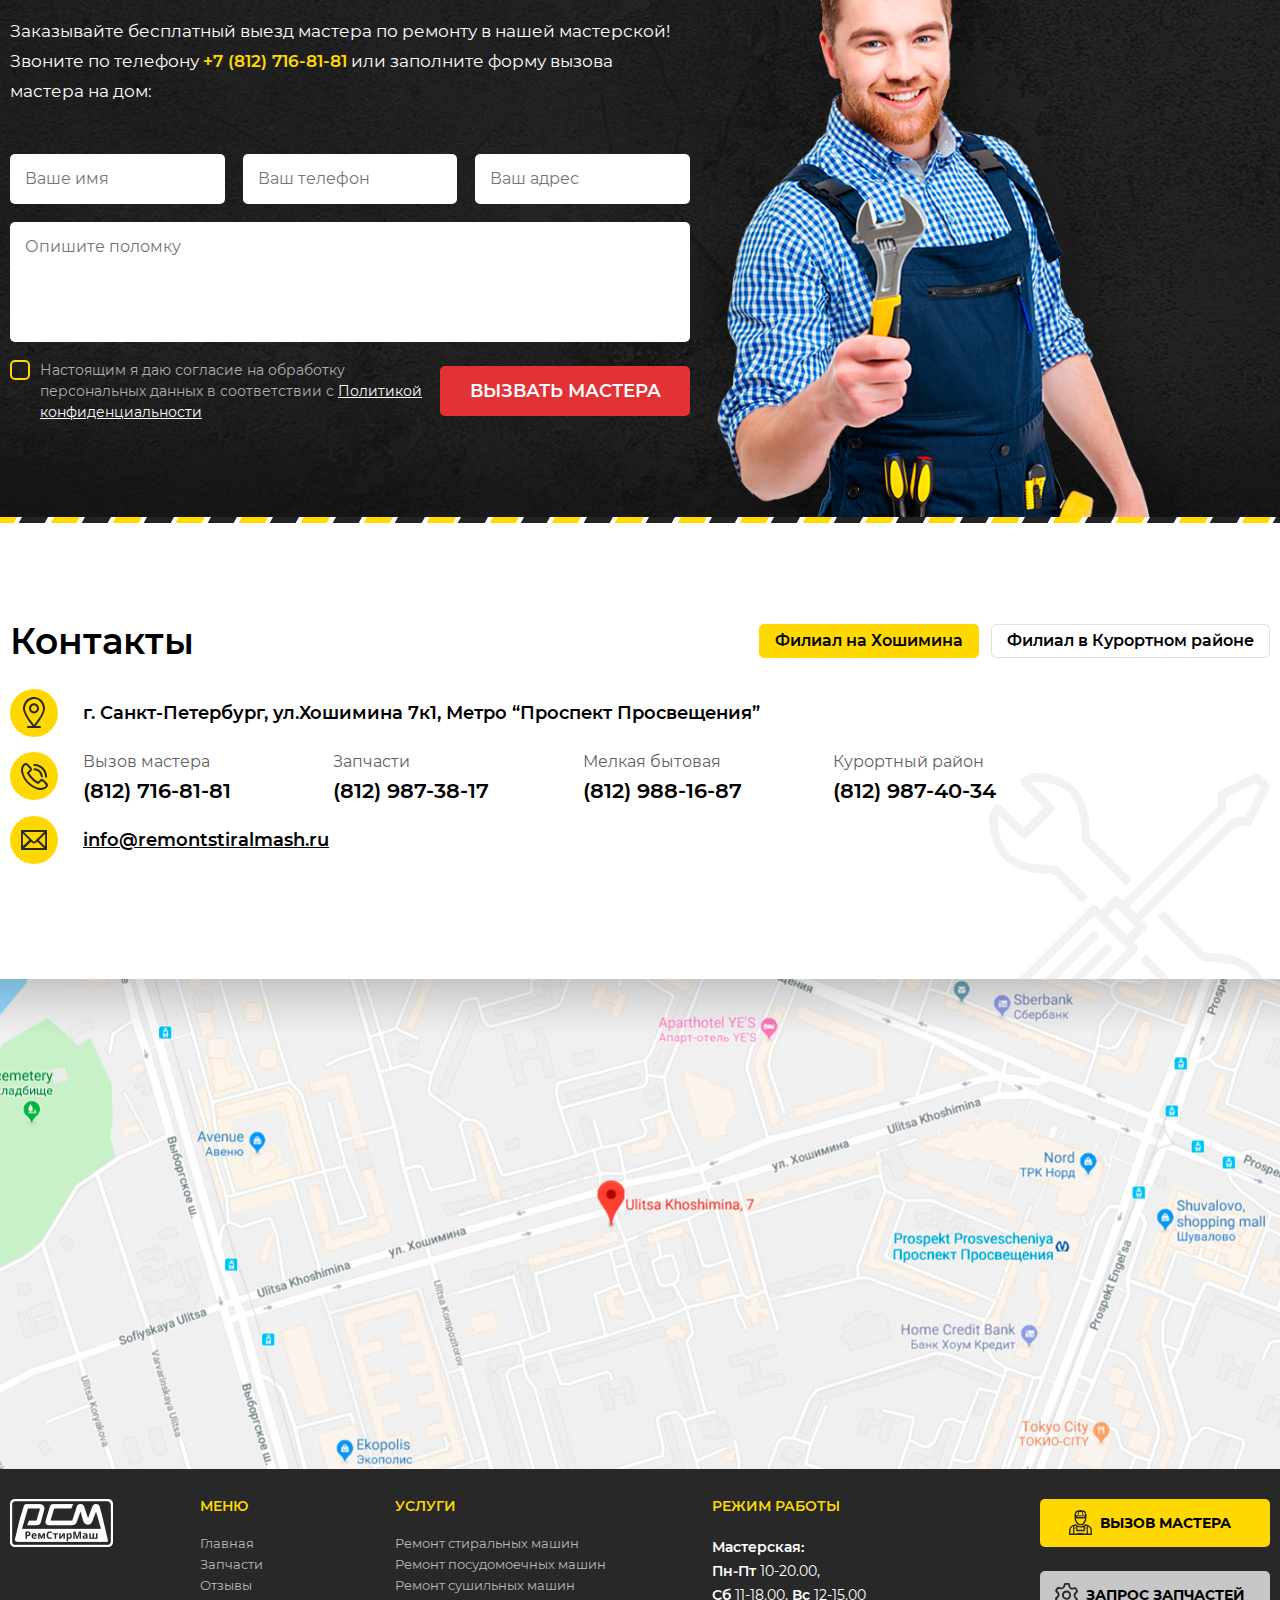
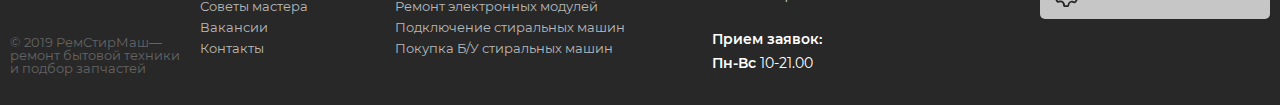
<file: uslugi.html>
<!DOCTYPE html>
<html>
<head>
	<meta charset="utf-8">
	<meta name="format-detection" content="telephone=no">
	<meta name="viewport" content="width=device-width, initial-scale=1, maximum-scale=1">
	<title>Мастерская "РСМ-Сервис" - бережем Ваши руки и нервы!</title>
	<link rel="stylesheet" type="text/css" href="reset.css">
	<link rel="stylesheet" type="text/css" href="style.css">
	<link rel="stylesheet" type="text/css" href="slick.css">
	<script src="js/jquery-1.12.3.js"></script>
	<script src="js/slick.min.js"></script>
	<script src="js/app.js"></script>
</head>
	<body>
		<section class="wrap">
			<section class="work">
				<section class="header">
					<div class="logo"></div>
					<div class="textH">Мастерская "РСМ-Сервис"<br><span>бережем Ваши руки и нервы!</span></div>
					<div class="emptyFlex"></div>
					<div class="contactsHM">
						<div class="phoneIconMobile"></div>
						<div class="contactsH">
							<span class="closeMobPhones"></span>
							<a href="tel:88129874034" class="contactBlock">
								<span class="title">Курортный район</span><br>
								<span class="phone">(812) 987-40-34</span>
							</a>
							<a href="tel:88129881687" class="contactBlock">
								<span class="title">Мелкая бытовая</span><br>
								<span class="phone">(812) 988-16-87</span>
							</a>
							<a href="tel:88129873817" class="contactBlock">
								<span class="title">Запчасти</span><br>
								<span class="phone">(812) 987-38-17</span>
							</a>
							<a href="tel:88127168181" class="contactBlock">
								<span class="title">Вызов мастера</span><br>
								<span class="phone">(812) 716-81-81</span>
							</a>
						</div>
					</div>
				</section>
			</section>
		</section>
		<section class="wrap subHeader">
			<section class="work">
				<section class="mainMenuSection">
					<nav class="mainMenu">
						<ul class="listMainMenu">
							<li class="active"><a href="/">Главная</a></li>
							<li><a href="/">Запчасти</a></li>
							<li><a href="/">Отзывы</a></li>
							<li><a href="/">Советы мастера</a></li>
							<li><a href="/">Контакты</a></li>
						</ul>
					</nav>
					<div class="emptyFlex"></div>
					<div class="searchBlock">
						<input class="inpSearch" type="text" placeholder="Поиск на сайте" />
						<button class="btnSearch"></button>
					</div>
				</section>
			</section>
		</section>
		<section class="wrap imageServiceSection" style="background-image: url(images/bigImgService2.jpg);">
			<section class="work">
				<section class="bigImageService">
					<div class="emptyFlex"></div>
					<div class="callMasterWin">
						<div class="title">Cломалась техника?<br>Вызовите мастера!</div>
						<div class="subtitle">
							<div>При приемке техники в стационаре -<br><span>дополнительная скидка</span></div>
						</div>
						<form id="callMaster">
							<div class="inpFormLine">
								<input class="inpForm" type="text" placeholder="Ваше имя"/>
							</div>
							<div class="inpFormLine">
								<input class="inpForm" type="text" placeholder="Ваш телефон"/>
							</div>
							<div class="inpFormLine">
								<button class="btnCallMaster">Вызвать мастера</button>
							</div>
						</form>
					</div>
				</section>
			</section>
		</section>
		<section class="wrap subMenuServicesSection">
			<section class="work">
				<nav class="subMenuServices">
					<ul class="listSubMenuServices">
						<li><a href="/">Ремонт стиральных машин</a></li>
						<li class="active"><a href="/">Ремонт посудомоечных машин</a></li>
						<li><a href="/">Ремонт сушильных машин</a></li>
						<li><a href="/">Ремонт электронных модулей</a></li>
						<li><a href="/">Подключение стиральных машин</a></li>
						<li><a href="/">Покупка Б/У стиральных машин</a></li>
					</ul>
				</nav>
			</section>
		</section>
		<section class="wrap descriptionServiceSection">
			<section class="work">
				<section class="descriptionService">
					<div class="descriptionText">
						<h3 class="title">Ремонт посудомоечных машин в СПб с гарантией</h3>
						<div class="text"><p>Ремонт посудомоечных машин – основное направление мастерской «РемСтирМаш». У нас большой опыт в ремонте и
							обслуживании посудомоек. Мы занимаемся ремонтом, как домашних, так и профессиональных аппаратов, которые установлены
							на кухнях столовых, кафе, ресторанов, и других местах общепита.</p>
							<p>Ремонт такого вида бытовой техники, как посудомоечная машина уже давно не экзотика, а вполне посильное дело для хорошей мастерской.
							Мы обладаем большим запасом запчастей и штатом профессиональных мастеров, поэтому ремонт любой посудомоечной машины нам по плечу!</p></div>
							<h4 class="titleH4">Как происходит ремонт посудомоечной машины?</h4>
					</div>
					<div class="descriptionImage" style="background-image: url(images/imgService2.jpg)"></div>
					<section class="dopInfoSteps">
						<div class="StepBlock">
							<p>Оставьте заявку любым из удобных для Вас способов: позвоните по телефону 716-81-81 или воспользуйтесь онлайн-формой:</p>
							<button class="btnCallM">Вызвать мастера</button>
						</div>
						<div class="StepBlock">
							<p>Наш дежурный мастер примет заказ на ремонт посудомоечной машины, оговорит сроки выполнения ремонта, время и адрес,
								по которому выедет мастер.</p>
						</div>
						<div class="StepBlock">
							<p>Наши мастера выезжают в любой район Санкт-Петербурга бесплатно, оплачиваются лишь услуги по ремонту.</p>
							<p class="note">В некоторых случаях, когда посудомоечную машину нельзя починить оперативно, и для этого требуется больше времени на ремонт,
								мы забираем ее для диагностики и ремонта в мастерскую.</p>
						</div>
					</section>
				</section>
			</section>
		</section>
		<section class="wrap whyChangeUSSection washmashin">
			<section class="work">
				<section class="whyChangeUS">
					<h2 class="titleSection">Почему ремонт посудомоечной машины стоит доверить нам?</h2>
					<ul class="listChanges">
						<li>Наша мастерская предоставляет высокий уровень сервиса</li>
						<li>Cрочный ремонт посудомоек (выезжаем в день звонка!)</li>
						<li>Приемлемые цены на ремонт посудомоечных машин</li>
						<li>Даем гарантию на выполненный ремонт посудомоечных машин до 12 месяцев</li>
					</ul>
				</section>
			</section>
		</section>
		<section class="wrap priceSection washmashin">
			<section class="work">
				<section class="price">
					<h2 class="titleSection">Цены на основные виды ремонта посудомоечных машин:</h2>
					<div class="contentTPrice">
						<div class="tablePriceBlock">
							<table class="tablePrice">
								<thead>
									<tr>
										<td>Наименование услуги</td>
										<td>Цена</td>
									</tr>
								</thead>
								<tbody>
									<tr>
										<td>Диагностика стиральной машины</td>
										<td>бесплатно*</td>
									</tr>
									<tr>
										<td>Замена сливной помпы (насоса) стиральной машины</td>
										<td>от 850 р.</td>
									</tr>
									<tr>
										<td>Замена щеток двигателя в стиральной машине</td>
										<td>от 1050 р.</td>
									</tr>
									<tr>
										<td>Замена электронного модула в стиральной машине</td>
										<td>от 850 р.</td>
									</tr>
									<tr>
										<td>Замена ремня привода стиральной машины</td>
										<td>от 850 р.</td>
									</tr>
									<tr>
										<td>Замена нагревательного элемента (ТЭН) стиральной машины</td>
										<td>от 950 р.</td>
									</tr>
									<tr>
										<td>Замена двигателя в стиральной машине</td>
										<td>от 1050 р.</td>
									</tr>
									<tr>
										<td>Замена подшипников в стиральной машине</td>
										<td>от 2050 р.</td>
									</tr>
									<tr>
										<td>Удаление инородных предметов из стиральной машине</td>
										<td>от 950 р.</td>
									</tr>
									<tr>
										<td>Устранение засоров в стиральной машине</td>
										<td>от 850 р.</td>
									</tr>
									<tr>
										<td>Извлечение встраиваемой техники из мебели</td>
										<td>500 р.</td>
									</tr>
									<tr>
										<td>Отключение / подключение к сантехнике</td>
										<td>300 р.</td>
									</tr>
								</tbody>
							</table>
							<div class="note">Если по каким-либо причинам предложенный нами ремонт Вас не устраивает, можно оплатить лишь услугу диагностики
								стиральной машины в размере 500р. (диагностика с разборкой 800р.) Все цены указаны на ремонт стиральных машин средней сложности и
								могут изменяться от объема производимых работ</div>
						</div>
						<div class="wooman"></div>
					</div>
				</section>
			</section>
		</section>
		<section class="wrap brandsSection">
			<section class="work">
				<section class="brands">
					<h2 class="titleSection">Какие аппараты мы ремонтируем?</h2>
					<span class="subTitleSection">Мастерская «РемСтирМаш» производит ремонт практически всех видов и марок посудомоечных машин, среди них:
						Aeg, Ariston, Bosch, Beko, Candy, Electrolux, Indesit, Neff, Miele, Krona, Siemens, Whirlpool, Zanussi.</span>
					<ul class='brandsList'>
						<li><img src="images/aeg.jpg"/><img src="images/aeg1.jpg"/></li>
						<li><img src="images/ariston.jpg"/><img src="images/ariston1.jpg"/></li>
						<li><img src="images/bosch.jpg"/><img src="images/bosch1.jpg"/></li>
						<li><img src="images/beko.jpg"/><img src="images/beko1.jpg"/></li>
						<li><img src="images/candy.jpg"/><img src="images/candy1.jpg"/></li>
						<li><img src="images/electrolux.jpg"/><img src="images/electrolux1.jpg"/></li>
						<li><img src="images/indesit.jpg"/><img src="images/indesit1.jpg"/></li>
						<li><img src="images/neff.jpg"/><img src="images/neff1.jpg"/></li>
						<li><img src="images/miele.jpg"/><img src="images/miele1.jpg"/></li>
						<li><img src="images/krona.jpg"/><img src="images/krona1.jpg"/></li>
						<li><img src="images/siemens.jpg"/><img src="images/siemens1.jpg"/></li>
						<li><img src="images/whirlpool.jpg"/><img src="images/whirlpool1.jpg"/></li>
						<li><img src="images/zanussi.jpg"/><img src="images/zanussi1.jpg"/></li>
					</ul>
					<span class="subTitleSection">Мы ремонтируем домашние, встроенные, профессиональные посудомоечные машины.</span>
				</section>
			</section>
		</section>
		<section class="wrap tipsSection">
			<section class="work">
				<section class="tips">
					<h2 class="titleSection">Советы мастера</h2>
					<div class="sliderTips">
						<div class="slideTips">
							<div class="imgTips" style="background-image: url(img/tips1.png)"></div>
							<h3 class="titleTips">Посудомоечная машина не сливает воду</h3>
							<div class="textTips">После очередного мытья посуды вы заметили, что посудомоечная машинка не сливает воду?</div>
							<a href="/" class="linkTips">Подробнее</a>
						</div>
						<div class="slideTips">
							<div class="imgTips" style="background-image: url(img/tips2.png)"></div>
							<h3 class="titleTips">Посудомоечная машина не сливает воду</h3>
							<div class="textTips">После очередного мытья посуды вы заметили, что посудомоечная машинка не сливает воду?</div>
							<a href="/" class="linkTips">Подробнее</a>
						</div>
						<div class="slideTips">
							<div class="imgTips" style="background-image: url(img/tips3.png)"></div>
							<h3 class="titleTips">Посудомоечная машина не сливает воду</h3>
							<div class="textTips">После очередного мытья посуды вы заметили, что посудомоечная машинка не сливает воду?</div>
							<a href="/" class="linkTips">Подробнее</a>
						</div>
						<div class="slideTips">
							<div class="imgTips" style="background-image: url(img/tips4.png)"></div>
							<h3 class="titleTips">Посудомоечная машина не сливает воду</h3>
							<div class="textTips">После очередного мытья посуды вы заметили, что посудомоечная машинка не сливает воду?</div>
							<a href="/" class="linkTips">Подробнее</a>
						</div>
						<div class="slideTips">
							<div class="imgTips" style="background-image: url(img/tips1.png)"></div>
							<h3 class="titleTips">Посудомоечная машина не сливает воду</h3>
							<div class="textTips">После очередного мытья посуды вы заметили, что посудомоечная машинка не сливает воду?</div>
							<a href="/" class="linkTips">Подробнее</a>
						</div>
					</div>
				</section>
			</section>
		</section>
		<section class="wrap contactsBlockSection washmashin">
			<section class="work">
				<section class="contactsBlock">
					<div class="leftContacts">
						<h3 class="title">Хотите действительно профессионального подхода в ремонте стиральной машины?</h3>
						<div class="subtitle">Заказывайте бесплатный выезд мастера по ремонту в нашей мастерской!<br>Звоните по
							телефону <a href="tel:+78127168181">+7 (812) 716-81-81</a> или заполните форму вызова мастера на дом:</div>
						<form id="contactForm">
							<div class="inputsLine">
								<div class="inpF"><input class="inp" type="text" placeholder="Ваше имя" /></div>
								<div class="inpF"><input class="inp" type="text" placeholder="Ваш телефон" /></div>
								<div class="inpF"><input class="inp" type="text" placeholder="Ваш адрес" /></div>
							</div>
							<div class="inputsLine">
								<div class="inpF">
									<textarea class="inp textarea" placeholder="Опишите поломку"></textarea>
								</div>
							</div>
							<div class="inputsLine">
								<div class="textPK">
									<label>
										<input class="radio" type="checkbox" name="radio-test">
										<span class="radio-custom"></span>
										<span class="label">Настоящим я даю согласие на обработку персональных данных в соответствии с
											<a href="/">Политикой конфиденциальности</a></span>
									</label>
								</div>
								<button class="callMasterbtn">Вызвать мастера</button>
							</div>
						</form>
					</div>
					<div class="rightContacts"></div>
				</section>
			</section>
		</section>
		<section class="wrap contactsFooterSection">
			<section class="work">
				<section class="contactsFooter">
					<div class="titleSContainer">
						<h2 class="titleSection">Контакты</h2>
						<div class="emptyFlex"></div>
						<ul class="listTabs">
							<li class="active">Филиал на Хошимина</li>
							<li>Филиал в Курортном районе</li>
						</ul>
					</div>
					<div class="contactsTabContainer">
						<div class="contactsTabBlock active">
							<div class="addressline address">г. Санкт-Петербург, ул.Хошимина 7к1, Метро “Проспект Просвещения”</div>
							<div class="addressline phones">
								<div class="phone">
									<span class="title">Вызов мастера</span><br>
									<span class="number">(812) 716-81-81</span>
								</div>
								<div class="phone">
									<span class="title">Запчасти</span><br>
									<span class="number">(812) 987-38-17</span>
								</div>
								<div class="phone">
									<span class="title">Мелкая бытовая</span><br>
									<span class="number">(812) 988-16-87</span>
								</div>
								<div class="phone">
									<span class="title">Курортный район</span><br>
									<span class="number">(812) 987-40-34</span>
								</div>
							</div>
							<div class="addressline mail"><a class="mailto" href="mailto:info@remontstiralmash.ru">info@remontstiralmash.ru</a></div>
						</div>
						<div class="contactsTabBlock">
							<div class="addressline address">г. Санкт-Петербург, ул.11111”</div>
							<div class="addressline phones">
								<div class="phone">
									<span class="title">Вызов мастера</span><br>
									<span class="number">(812) 716-81-81</span>
								</div>
								<div class="phone">
									<span class="title">Запчасти</span><br>
									<span class="number">(812) 987-38-17</span>
								</div>
								<div class="phone">
									<span class="title">Мелкая бытовая</span><br>
									<span class="number">(812) 988-16-87</span>
								</div>
								<div class="phone">
									<span class="title">Курортный район</span><br>
									<span class="number">(812) 987-40-34</span>
								</div>
							</div>
							<div class="addressline mail"><a class="mailto" href="mailto:info@remontstiralmash.ru">info@remontstiralmash.ru</a></div>
						</div>
					</div>
				</section>
			</section>
		</section>
		<section class="wrap map">
			<div id="map"></div>
		</section>
		<section class="wrap footerSection">
			<section class="work">
				<section class="footer">
					<div class="footerBlock">
						<a href="/" class="logoFooter"></a>
						<span class="copyright">© 2019 РемСтирМаш— ремонт бытовой техники и подбор запчастей</span>
					</div>
					<div class="footerBlock">
						<h3 class="title">Меню</h3><br>
						<ul class="listFooterMenu">
							<li><a href="/">Главная</a></li>
							<li><a href="/">Запчасти</a></li>
							<li><a href="/">Отзывы</a></li>
							<li><a href="/">Советы мастера</a></li>
							<li><a href="/">Вакансии</a></li>
							<li><a href="/">Контакты</a></li>
						</ul>
					</div>
					<div class="footerBlock">
						<h3 class="title">Услуги</h3><br>
						<ul class="listFooterMenu">
							<li><a href="/">Ремонт стиральных машин</a></li>
							<li><a href="/">Ремонт посудомоечных машин</a></li>
							<li><a href="/">Ремонт сушильных машин</a></li>
							<li><a href="/">Ремонт электронных модулей</a></li>
							<li><a href="/">Подключение стиральных машин</a></li>
							<li><a href="/">Покупка Б/У стиральных машин</a></li>
						</ul>
					</div>
					<div class="footerBlock">
						<h3 class="title">Режим работы</h3><br>
						<div class="info"><span>Мастерская:</span><br><span>Пн-Пт</span> 10-20.00,<br><span>Сб</span> 11-18.00, <span>Вс</span> 12-15.00</div>
						<div class="info"><span>Прием заявок:</span><br><span>Пн-Вс</span> 10-21.00</div>
					</div>
					<div class="footerBlock">
						<button class="callM"><span>Вызов мастера</span></button><br>
						<button class="zapros"><span>Запрос запчастей</span></button>
					</div>
				</section>
			</section>
		</section>
	</body>
</html>
</file>
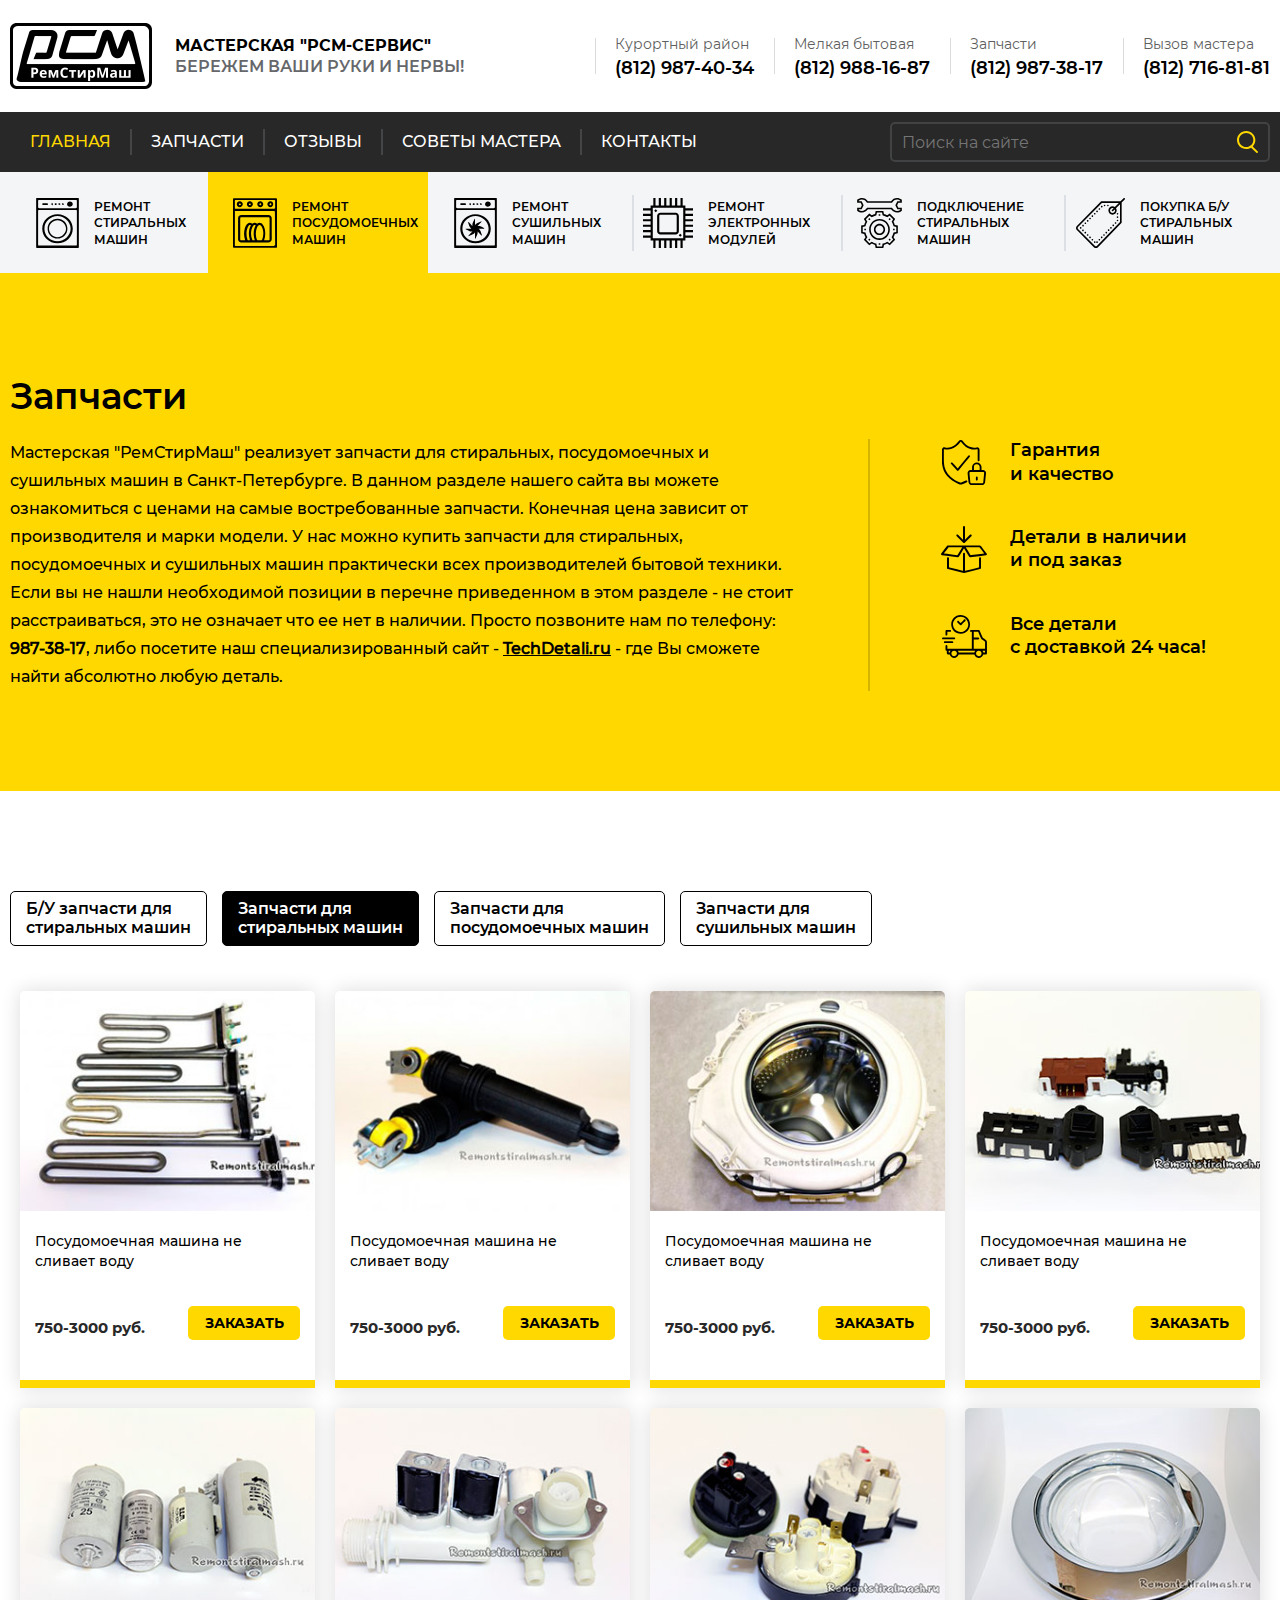
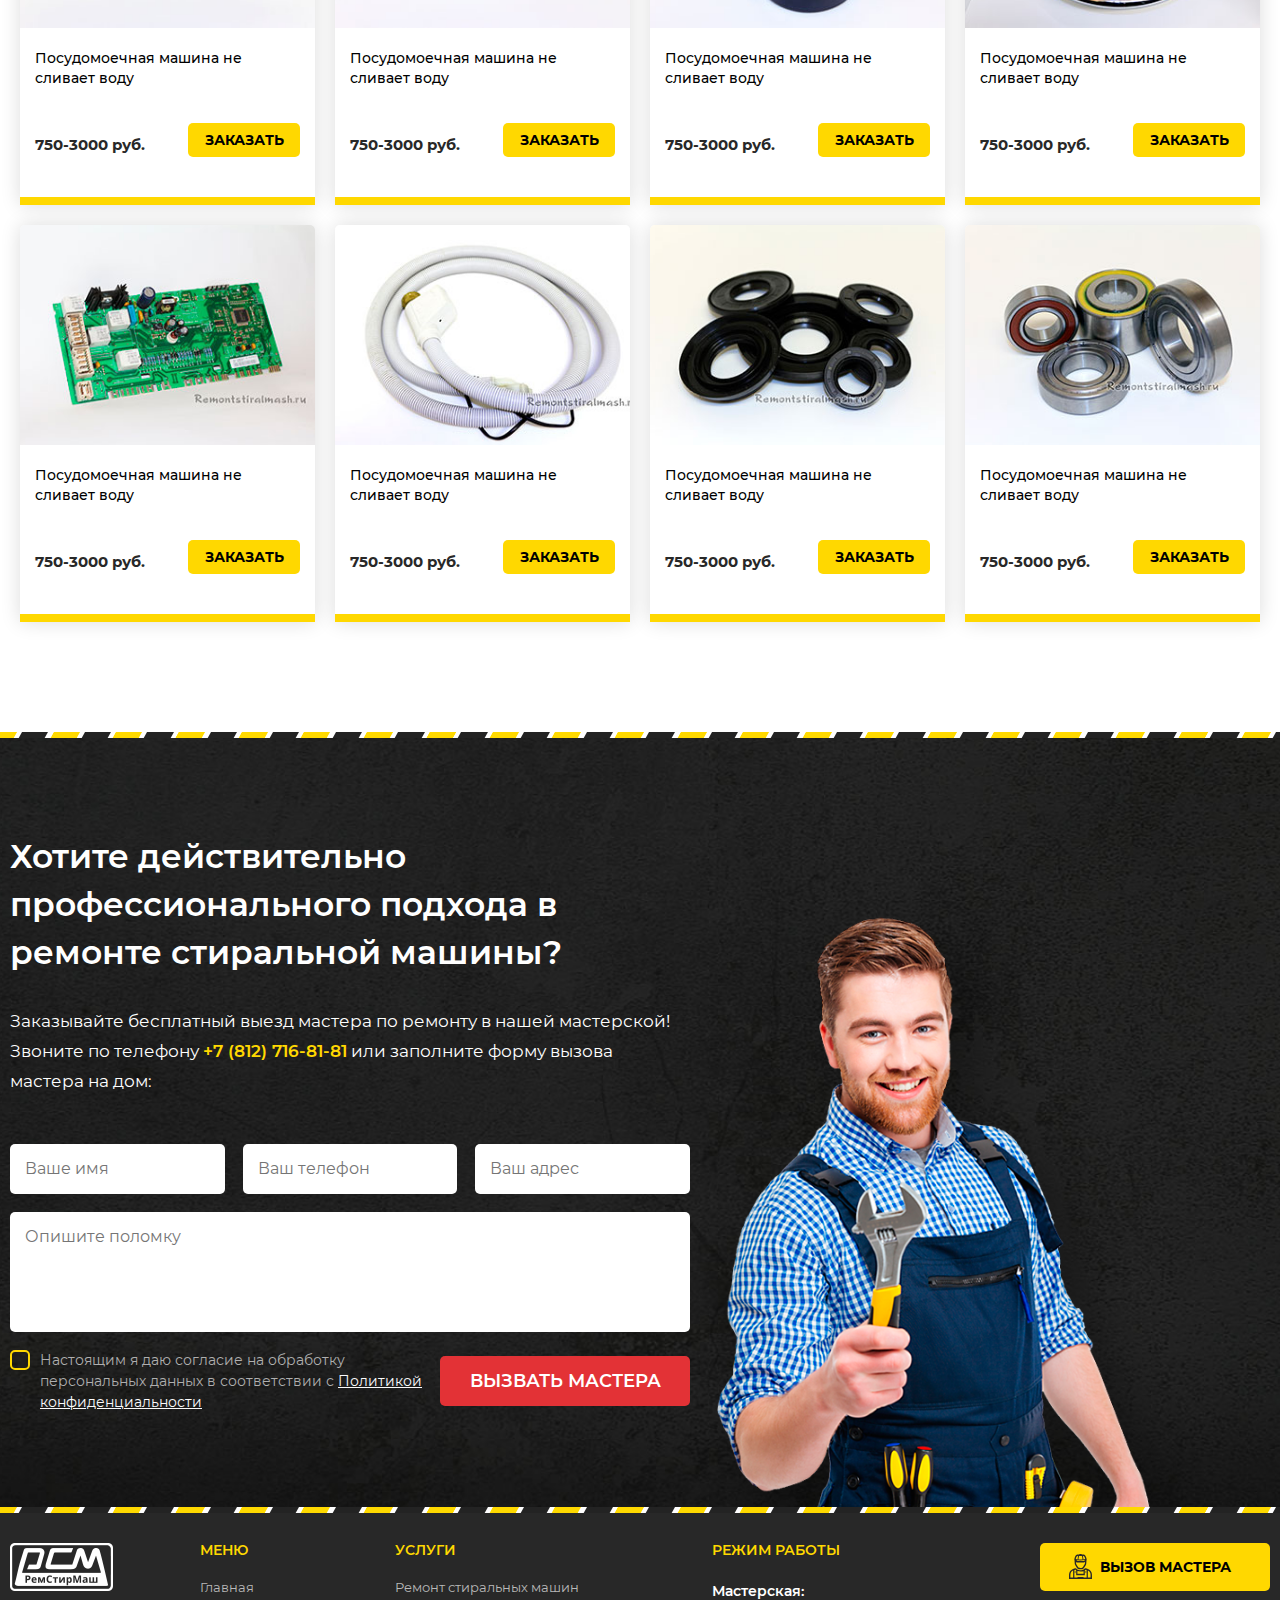
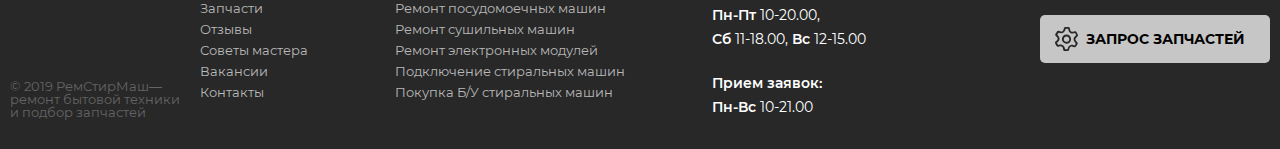
<file: zapchasty.html>
<!DOCTYPE html>
<html>
<head>
	<meta charset="utf-8">
	<meta name="format-detection" content="telephone=no">
	<meta name="viewport" content="width=device-width, initial-scale=1, maximum-scale=1">
	<title>Мастерская "РСМ-Сервис" - бережем Ваши руки и нервы!</title>
	<link rel="stylesheet" type="text/css" href="reset.css">
	<link rel="stylesheet" type="text/css" href="style.css">
	<link rel="stylesheet" type="text/css" href="slick.css">
	<script src="js/jquery-1.12.3.js"></script>
	<script src="js/slick.min.js"></script>
	<script src="js/app.js"></script>
</head>
	<body>
		<section class="wrap">
			<section class="work">
				<section class="header">
					<div class="logo"></div>
					<div class="textH">Мастерская "РСМ-Сервис"<br><span>бережем Ваши руки и нервы!</span></div>
					<div class="emptyFlex"></div>
					<div class="contactsHM">
						<div class="phoneIconMobile"></div>
						<div class="contactsH">
							<span class="closeMobPhones"></span>
							<a href="tel:88129874034" class="contactBlock">
								<span class="title">Курортный район</span><br>
								<span class="phone">(812) 987-40-34</span>
							</a>
							<a href="tel:88129881687" class="contactBlock">
								<span class="title">Мелкая бытовая</span><br>
								<span class="phone">(812) 988-16-87</span>
							</a>
							<a href="tel:88129873817" class="contactBlock">
								<span class="title">Запчасти</span><br>
								<span class="phone">(812) 987-38-17</span>
							</a>
							<a href="tel:88127168181" class="contactBlock">
								<span class="title">Вызов мастера</span><br>
								<span class="phone">(812) 716-81-81</span>
							</a>
						</div>
					</div>
				</section>
			</section>
		</section>
		<section class="wrap subHeader">
			<section class="work">
				<section class="mainMenuSection">
					<nav class="mainMenu">
						<ul class="listMainMenu">
							<li class="active"><a href="/">Главная</a></li>
							<li><a href="/">Запчасти</a></li>
							<li><a href="/">Отзывы</a></li>
							<li><a href="/">Советы мастера</a></li>
							<li><a href="/">Контакты</a></li>
						</ul>
					</nav>
					<div class="emptyFlex"></div>
					<div class="searchBlock">
						<input class="inpSearch" type="text" placeholder="Поиск на сайте" />
						<button class="btnSearch"></button>
					</div>
				</section>
			</section>
		</section>
		<section class="wrap subMenuServicesSection">
			<section class="work">
				<nav class="subMenuServices">
					<ul class="listSubMenuServices">
						<li><a href="/">Ремонт стиральных машин</a></li>
						<li class="active"><a href="/">Ремонт посудомоечных машин</a></li>
						<li><a href="/">Ремонт сушильных машин</a></li>
						<li><a href="/">Ремонт электронных модулей</a></li>
						<li><a href="/">Подключение стиральных машин</a></li>
						<li><a href="/">Покупка Б/У стиральных машин</a></li>
					</ul>
				</nav>
			</section>
		</section>
		<section class="wrap yellow">
			<section class="work">
				<section class="infoContent">
					<h2 class="titleSection">Запчасти</h2>
					<div class="infoContentBlock">
						<div class="text">
							Мастерская "РемСтирМаш" реализует запчасти для стиральных, посудомоечных и сушильных машин в Санкт-Петербурге.
							В данном разделе нашего сайта вы можете ознакомиться с ценами на самые востребованные запчасти. Конечная цена зависит от
							производителя и марки модели. У нас можно купить запчасти для стиральных, посудомоечных и сушильных машин практически всех
							производителей бытовой техники. Если вы не нашли необходимой позиции в перечне приведенном в этом разделе - не стоит расстраиваться,
							это не означает что ее нет в наличии. Просто позвоните нам по телефону: <b>987-38-17</b>, либо посетите наш специализированный сайт -
							<a href="/">TechDetali.ru</a> - где Вы сможете найти абсолютно любую деталь.
						</div>
						<ul class="listTextContent">
							<li>Гарантия<br> и качество</li>
							<li>Детали в наличии<br> и под заказ</li>
							<li>Все детали<br> с доставкой 24 часа!</li>
						</ul>
					</div>
				</section>
			</section>
		</section>
		<section class="wrap tipsSection zapchasty">
			<section class="work">
				<section class="tips">
					<ul class="listTips">
						<li>Б/У запчасти для<br> стиральных машин</li>
						<li class="active">Запчасти для<br> стиральных машин</li>
						<li>Запчасти для<br> посудомоечных машин</li>
						<li>Запчасти для<br> сушильных машин</li>
					</ul>
					<div class="postsTips">
						<div class="postTips">
							<div class="imgTips" style="background-image: url(images/zp1.jpg)"></div>
							<h3 class="titleTips">Посудомоечная машина не сливает воду</h3>
							<div class="bottomBTips">
								<div class="priceZ">750-3000 руб.</div>
								<div class="emptyFlex"></div>
								<a href="/" class="linkTips">Заказать</a>
							</div>
						</div>
						<div class="postTips">
							<div class="imgTips" style="background-image: url(images/zp2.jpg)"></div>
							<h3 class="titleTips">Посудомоечная машина не сливает воду</h3>
							<div class="bottomBTips">
								<div class="priceZ">750-3000 руб.</div>
								<div class="emptyFlex"></div>
								<a href="/" class="linkTips">Заказать</a>
							</div>
						</div>
						<div class="postTips">
							<div class="imgTips" style="background-image: url(images/zp3.jpg)"></div>
							<h3 class="titleTips">Посудомоечная машина не сливает воду</h3>
							<div class="bottomBTips">
								<div class="priceZ">750-3000 руб.</div>
								<div class="emptyFlex"></div>
								<a href="/" class="linkTips">Заказать</a>
							</div>
						</div>
						<div class="postTips">
							<div class="imgTips" style="background-image: url(images/zp4.jpg)"></div>
							<h3 class="titleTips">Посудомоечная машина не сливает воду</h3>
							<div class="bottomBTips">
								<div class="priceZ">750-3000 руб.</div>
								<div class="emptyFlex"></div>
								<a href="/" class="linkTips">Заказать</a>
							</div>
						</div>
						<div class="postTips">
							<div class="imgTips" style="background-image: url(images/zp5.jpg)"></div>
							<h3 class="titleTips">Посудомоечная машина не сливает воду</h3>
							<div class="bottomBTips">
								<div class="priceZ">750-3000 руб.</div>
								<div class="emptyFlex"></div>
								<a href="/" class="linkTips">Заказать</a>
							</div>
						</div>
						<div class="postTips">
							<div class="imgTips" style="background-image: url(images/zp6.jpg)"></div>
							<h3 class="titleTips">Посудомоечная машина не сливает воду</h3>
							<div class="bottomBTips">
								<div class="priceZ">750-3000 руб.</div>
								<div class="emptyFlex"></div>
								<a href="/" class="linkTips">Заказать</a>
							</div>
						</div>
						<div class="postTips">
							<div class="imgTips" style="background-image: url(images/zp7.jpg)"></div>
							<h3 class="titleTips">Посудомоечная машина не сливает воду</h3>
							<div class="bottomBTips">
								<div class="priceZ">750-3000 руб.</div>
								<div class="emptyFlex"></div>
								<a href="/" class="linkTips">Заказать</a>
							</div>
						</div>
						<div class="postTips">
							<div class="imgTips" style="background-image: url(images/zp8.jpg)"></div>
							<h3 class="titleTips">Посудомоечная машина не сливает воду</h3>
							<div class="bottomBTips">
								<div class="priceZ">750-3000 руб.</div>
								<div class="emptyFlex"></div>
								<a href="/" class="linkTips">Заказать</a>
							</div>
						</div>
						<div class="postTips">
							<div class="imgTips" style="background-image: url(images/zp9.jpg)"></div>
							<h3 class="titleTips">Посудомоечная машина не сливает воду</h3>
							<div class="bottomBTips">
								<div class="priceZ">750-3000 руб.</div>
								<div class="emptyFlex"></div>
								<a href="/" class="linkTips">Заказать</a>
							</div>
						</div>
						<div class="postTips">
							<div class="imgTips" style="background-image: url(images/zp10.jpg)"></div>
							<h3 class="titleTips">Посудомоечная машина не сливает воду</h3>
							<div class="bottomBTips">
								<div class="priceZ">750-3000 руб.</div>
								<div class="emptyFlex"></div>
								<a href="/" class="linkTips">Заказать</a>
							</div>
						</div>
						<div class="postTips">
							<div class="imgTips" style="background-image: url(images/zp11.jpg)"></div>
							<h3 class="titleTips">Посудомоечная машина не сливает воду</h3>
							<div class="bottomBTips">
								<div class="priceZ">750-3000 руб.</div>
								<div class="emptyFlex"></div>
								<a href="/" class="linkTips">Заказать</a>
							</div>
						</div>
						<div class="postTips">
							<div class="imgTips" style="background-image: url(images/zp12.jpg)"></div>
							<h3 class="titleTips">Посудомоечная машина не сливает воду</h3>
							<div class="bottomBTips">
								<div class="priceZ">750-3000 руб.</div>
								<div class="emptyFlex"></div>
								<a href="/" class="linkTips">Заказать</a>
							</div>
						</div>
					</div>
				</section>
			</section>
		</section>
		<section class="wrap contactsBlockSection washmashin">
			<section class="work">
				<section class="contactsBlock">
					<div class="leftContacts">
						<h3 class="title">Хотите действительно профессионального подхода в ремонте стиральной машины?</h3>
						<div class="subtitle">Заказывайте бесплатный выезд мастера по ремонту в нашей мастерской!<br>Звоните по
							телефону <a href="tel:+78127168181">+7 (812) 716-81-81</a> или заполните форму вызова мастера на дом:</div>
						<form id="contactForm">
							<div class="inputsLine">
								<div class="inpF"><input class="inp" type="text" placeholder="Ваше имя" /></div>
								<div class="inpF"><input class="inp" type="text" placeholder="Ваш телефон" /></div>
								<div class="inpF"><input class="inp" type="text" placeholder="Ваш адрес" /></div>
							</div>
							<div class="inputsLine">
								<div class="inpF">
									<textarea class="inp textarea" placeholder="Опишите поломку"></textarea>
								</div>
							</div>
							<div class="inputsLine">
								<div class="textPK">
									<label>
										<input class="radio" type="checkbox" name="radio-test">
										<span class="radio-custom"></span>
										<span class="label">Настоящим я даю согласие на обработку персональных данных в соответствии с
											<a href="/">Политикой конфиденциальности</a></span>
									</label>
								</div>
								<button class="callMasterbtn">Вызвать мастера</button>
							</div>
						</form>
					</div>
					<div class="rightContacts"></div>
				</section>
			</section>
		</section>
		<section class="wrap footerSection">
			<section class="work">
				<section class="footer">
					<div class="footerBlock">
						<a href="/" class="logoFooter"></a>
						<span class="copyright">© 2019 РемСтирМаш— ремонт бытовой техники и подбор запчастей</span>
					</div>
					<div class="footerBlock">
						<h3 class="title">Меню</h3><br>
						<ul class="listFooterMenu">
							<li><a href="/">Главная</a></li>
							<li><a href="/">Запчасти</a></li>
							<li><a href="/">Отзывы</a></li>
							<li><a href="/">Советы мастера</a></li>
							<li><a href="/">Вакансии</a></li>
							<li><a href="/">Контакты</a></li>
						</ul>
					</div>
					<div class="footerBlock">
						<h3 class="title">Услуги</h3><br>
						<ul class="listFooterMenu">
							<li><a href="/">Ремонт стиральных машин</a></li>
							<li><a href="/">Ремонт посудомоечных машин</a></li>
							<li><a href="/">Ремонт сушильных машин</a></li>
							<li><a href="/">Ремонт электронных модулей</a></li>
							<li><a href="/">Подключение стиральных машин</a></li>
							<li><a href="/">Покупка Б/У стиральных машин</a></li>
						</ul>
					</div>
					<div class="footerBlock">
						<h3 class="title">Режим работы</h3><br>
						<div class="info"><span>Мастерская:</span><br><span>Пн-Пт</span> 10-20.00,<br><span>Сб</span> 11-18.00, <span>Вс</span> 12-15.00</div>
						<div class="info"><span>Прием заявок:</span><br><span>Пн-Вс</span> 10-21.00</div>
					</div>
					<div class="footerBlock">
						<button class="callM"><span>Вызов мастера</span></button><br>
						<button class="zapros"><span>Запрос запчастей</span></button>
					</div>
				</section>
			</section>
		</section>
	</body>
</html>
</file>
<file: style.css>
html, body{
	background-color: #fff;
}

@font-face {
	font-family: MontserratRegular;
	src: url(fonts/montserrat/Montserrat-Regular.ttf);
}

@font-face {
	font-family: MontserratBold;
	src: url(fonts/montserrat/Montserrat-Bold.ttf);
}

@font-face {
	font-family: MontserratSemiBold;
	src: url(fonts/montserrat/Montserrat-SemiBold.ttf);
}

@font-face {
	font-family: MontserratMedium;
	src: url(fonts/montserrat/Montserrat-Medium.ttf);
}

@font-face {
	font-family: MontserratThin;
	src: url(fonts/montserrat/Montserrat-Thin.ttf);
}

.wrap{
	float: left;
	width: 100%;
	box-sizing: border-box;
	overflow: hidden;
	padding: 0px 10px;
}

.work{
	width: 100%;
	max-width: 1366px;
	margin: auto;
}

.emptyFlex{
	flex-grow: 1;
}
/**************************** Header ***************************/
.header{
	float: left;
	width: 100%;
	display: flex;
	flex-wrap: wrap;
	align-items: center;
	padding: 23px 0px;
}

.header .logo{
	float: left;
	width: 142px;
	height: 66px;
	background: url(img/logo.png);
}

.header .textH{
	float: left;
	margin-left: 23px;
	font-size: 16px;
	font-family: MontserratBold;
	line-height: 21px;
	text-transform: uppercase;
}

.header .textH span{
	color: #66676b;
	font-family: MontserratSemiBold;
}

.header .contactsH{
	float: left;
}

.header .contactsH .closeMobPhones{
	display: none;
}

.header .contactsH .contactBlock{
	position: relative;
	float: left;
	margin-left: 40px;
	line-height: 24px;
	text-decoration: none;
}

.header .contactsH .contactBlock::before{
	content: '';
	position: absolute;
	top: 50%;
	left: -20px;
	width: 1px;
	height: 36px;
	background: #dbdbdb;
	margin-top: -18px;
}

.header .contactsH .contactBlock:first-child{
	margin-left: 0px;
}

.header .contactsH .contactBlock:first-child::before{
	content: none;
}

.header .contactsH .contactBlock .title{
	font-family: MontserratRegular;
	font-size: 14px;
	color: #5f5f5f;
}

.header .contactsH .contactBlock .phone{
	font-family: MontserratSemiBold;
	font-size: 18px;
	color: #000;
}

.phoneIconMobile{
	display: none;
}
/**************************** Header ***************************/
/**************************** mainmenu ***************************/
.wrap.subHeader{
	background-color: #282828;
}

.mainMenuSection{
	float: left;
	width: 100%;
	display: flex;
	align-items: center;
	padding: 10px 0px;
}

.mainMenuSection .mainMenu{
	float: left;
}

.mainMenuSection .mainMenu .listMainMenu{
	float: left;
}

.mainMenuSection .mainMenu .listMainMenu li{
	position: relative;
	float: left;
	margin: 0px 20px;
}

.mainMenuSection .mainMenu .listMainMenu li::before{
	content: '';
	position: absolute;
	top: 50%;
	left: -21px;
	width: 2px;
	height: 26px;
	background-color: rgba(97,99,102,0.49);
	margin-top: -13px;
}

.mainMenuSection .mainMenu .listMainMenu li:first-child::before{
	content: none;
}

.mainMenuSection .mainMenu .listMainMenu li a{
	color: #fff;
	text-decoration: none;
	font-size: 16px;
	font-family: MontserratMedium;
	text-transform: uppercase;
}

.mainMenuSection .mainMenu .listMainMenu li.active a{
	color: #ffd800;
}

.mainMenuSection .searchBlock{
	position: relative;
	float: left;
	width: 380px;
	height: 40px;
	box-sizing: border-box;
	border: 2px solid #414244;
	border-radius: 5px;
}

.mainMenuSection .searchBlock .btnSearch{
	position: absolute;
	top: 50%;
	right: 10px;
	width: 22px;
	height: 22px;
	margin-top: -11px;
	background-color: inherit;
	background-image: url(svg/btnSearch.svg);
	background-position: center center;
	background-repeat: no-repeat;
	border: none;
	cursor: pointer;
}

.mainMenuSection .searchBlock .inpSearch{
	float: left;
	width: 100%;
	height: 100%;
	box-sizing: border-box;
	padding: 0px 40px 0px 10px;
	background-color: inherit;
	border: none;
	outline: none;
	font-size: 16px;
	font-family: MontserratRegular;
	color: #9c9c9c;
}
/**************************** mainmenu ***************************/
/**************************** bigImageService ***************************/
.imageServiceSection{
	background-position: center center;
	background-repeat: no-repeat;
	background-size: cover;
}

.bigImageService{
	position: relative;
	float: left;
	width: 100%;
	height: 550px;
	display: flex;
	align-items: center;
}

.callMasterWin{
	position: relative;
	width: 540px;
	height: auto;
	background: rgba(255,255,255,0.7);
	border-radius: 25px 0px 25px 0px;
	overflow: hidden;
	box-sizing: border-box;
	padding: 50px 45px;
}

.callMasterWin::after{
	content: '';
	position: absolute;
	left: 0px;
	bottom: 0px;
	width: 100%;
	height: 6px;
	background-image: url(img/callMasterWinBottom.png);
	background-position: left bottom;
}

.callMasterWin .title{
	float: left;
	width: 100%;
	font-size: 36px;
	font-family: MontserratSemiBold;
	line-height: 1.1em;
}

.callMasterWin .subtitle{
	position: relative;
	width: 330px;
	height: 60px;
	display: flex;
	flex-wrap: wrap;
	align-items: center;
	float: left;
	font-size: 14px;
	font-family: MontserratSemiBold;
	line-height: 18px;
	margin-top: 15px;
	background-color: #ffd800;
	box-sizing: border-box;
	border-radius: 5px 0px 0px 5px;
	padding: 0px 15px;
}

.callMasterWin .subtitle::after{
	content: '';
	position: absolute;
	top: 0px;
	right: -50px;
	border: 30px solid transparent;
	border-left: 20px solid #ffd800;
}

.callMasterWin .subtitle span{
	font-family: MontserratBold;
	text-transform: uppercase;
}

.callMasterWin #callMaster{
	float: left;
	width: 100%;
	margin-top: 8px;
}

.callMasterWin #callMaster .inpFormLine{
	float: left;
	width: 100%;
	margin-top: 14px;
}

.callMasterWin #callMaster .inpFormLine .inpForm{
	float: left;
	width: 100%;
	height: 50px;
	box-sizing: border-box;
	outline: none;
	padding: 0px 15px;
	border-radius: 5px;
	border: 2px solid #d6d6d7;
}

.callMasterWin #callMaster .inpFormLine .btnCallMaster{
	float: right;
	background-color: #e33236;
	height: 50px;
	display: flex;
	align-items: center;
	justify-content: center;
	color: #fff;
	font-size: 18px;
	font-family: MontserratSemiBold;
	text-transform: uppercase;
	outline: none;
	cursor: pointer;
	border: none;
	box-sizing: border-box;
	padding: 0px 25px;
	border-radius: 5px;
}
/**************************** bigImageService ***************************/
/**************************** subMenuServices ***************************/
.subMenuServicesSection{
	background-color: #f4f5f6;
	border-bottom: 5px solid #ffd800;
}

.subMenuServices{
	float: left;
	width: 100%;
}

.subMenuServices .listSubMenuServices{
	float: left;
	width: 100%;
	display: flex;
	align-items: center;
}

.subMenuServices .listSubMenuServices li{
	position: relative;
	float: left;
	padding: 26px 0px;
	padding-left: 84px;
	padding-right: 20px;
	box-sizing: border-box;
}

.subMenuServices .listSubMenuServices li.active{
	background-color: #ffd800;
}

.subMenuServices .listSubMenuServices li::after{
	content: '';
	position: absolute;
	top: 50%;
	right: -10px;
	width: 2px;
	height: 56px;
	background-color: #dcdfe4;
	margin-top: -28px;
}

.subMenuServices .listSubMenuServices li:last-child::after,
.subMenuServices .listSubMenuServices li.active::after{
	content: none;
}

.subMenuServices .listSubMenuServices li a{
	position: relative;
	text-decoration: none;
	color: #000;
	font-size: 14px;
	text-transform: uppercase;
	line-height: 1.2em;
	font-family: MontserratSemiBold;
}

.subMenuServices .listSubMenuServices li a::before{
	content: '';
	position: absolute;
	top: 50%;
	left: -65px;
	width: 50px;
	height: 50px;
	background-position: right center;
	background-repeat: no-repeat;
	background-size: contain;
	margin-top: -25px;
}

.subMenuServices .listSubMenuServices li:nth-child(1) a::before{
	background-image: url(svg/service1.svg);
}

.subMenuServices .listSubMenuServices li:nth-child(2) a::before{
	background-image: url(svg/service2.svg);
}

.subMenuServices .listSubMenuServices li:nth-child(3) a::before{
	background-image: url(svg/service3.svg);
}

.subMenuServices .listSubMenuServices li:nth-child(4) a::before{
	background-image: url(svg/service4.svg);
}

.subMenuServices .listSubMenuServices li:nth-child(5) a::before{
	background-image: url(svg/service5.svg);
}

.subMenuServices .listSubMenuServices li:nth-child(6) a::before{
	background-image: url(svg/service6.svg);
}
/**************************** subMenuServices ***************************/
/**************************** descriptionService ***************************/
.descriptionService{
	float: left;
	width: 100%;
	padding: 80px 0px;
	display: flex;
	flex-wrap: wrap;
}

.descriptionService .descriptionText{
	float: left;
	width: calc(100% - 650px);
}

.descriptionService .descriptionText .title{
	float: left;
	width: 100%;
	font-size: 36px;
	line-height: 48px;
	font-weight: normal;
	font-family: MontserratSemiBold;
}

.descriptionService .descriptionText .titleH4{
	float: left;
	width: 100%;
	font-size: 24px;
	line-height: 36px;
	font-weight: normal;
	font-family: MontserratSemiBold;
}

.descriptionService .descriptionText .text{
	float: left;
	width: 100%;
	font-size: 16px;
	line-height: 26px;
	font-family: MontserratRegular;
	margin-top: 30px;
}

.descriptionService .descriptionText .text p{
	margin-bottom: 15px;
}

.descriptionService .descriptionText .dopInfo{
	float: left;
	width: 100%;
	margin-top: 40px;
	font-size: 18px;
	line-height: 24px;
	font-family: MontserratSemiBold;
	box-sizing: border-box;
	padding: 15px;
	padding-left: 80px;
	border: 4px solid #ffd800;
	background-image: url(svg/clock.svg);
	background-repeat: no-repeat;
	background-position: 18px center;
}

.descriptionService .descriptionImage{
	float: left;
	width: 650px;
	background-position: center center;
	background-repeat: no-repeat;
	background-size: contain;
}

.dopInfoSteps{
	float: left;
	width: 100%;
	margin-top: 70px;
	display: flex;
}

.dopInfoSteps .StepBlock{
	position: relative;
	float: left;
	width: 33.3333333333333333%;
	box-sizing: border-box;
	padding-right: 70px;
	padding-top: 60px;
}

.dopInfoSteps .StepBlock::before{
	content: '';
	position: absolute;
	top: 0px;
	left: 0px;
	width: 100%;
	height: 4px;
	background-color: #dbdbdb;
}

.dopInfoSteps .StepBlock:last-child::before{
	content: none;
}

.dopInfoSteps .StepBlock::after{
	position: absolute;
	top: -25px;
	left: 0px;
	width: 50px;
	height: 50px;
	background-color: #dbdbdb;
	border-radius: 50%;
	display: flex;
	align-items: center;
	justify-content: center;
	font-size: 24px;
	font-family: MontserratSemiBold;
}

.dopInfoSteps .StepBlock:nth-child(1)::after{
	content: '1';
}

.dopInfoSteps .StepBlock:nth-child(2)::after{
	content: '2';
}

.dopInfoSteps .StepBlock:nth-child(3)::after{
	content: '3';
}

.dopInfoSteps .StepBlock p{
	float: left;
	width: 100%;
	margin-bottom: 15px;
	font-size: 16px;
	line-height: 24px;
	font-family: MontserratMedium;
}

.dopInfoSteps .StepBlock p.note{
	font-size: 14px;
	line-height: 21px;
	color: #6e6e6e;
	font-family: MontserratRegular;
}

.dopInfoSteps .StepBlock .btnCallM{
	float: left;
	background-color: #e33236;
	height: 50px;
	display: flex;
	align-items: center;
	justify-content: center;
	color: #fff;
	font-size: 18px;
	font-family: MontserratSemiBold;
	text-transform: uppercase;
	outline: none;
	cursor: pointer;
	border: none;
	box-sizing: border-box;
	padding: 0px 25px;
	border-radius: 5px;
}
/**************************** descriptionService ***************************/
/**************************** whyChangeUS ***************************/
.whyChangeUSSection{
	background-color: #dcdcdc;
	background-repeat: no-repeat;
	background-position: bottom center;
	background-size: contain;
}

.whyChangeUSSection.washer{
	background-image: url(img/Pic_detal.png);
	padding-bottom: 250px;
}

.whyChangeUS{
	float: left;
	width: 100%;
	padding: 100px 0px;
}

.titleSection{
	float: left;
	width: 100%;
	font-weight: normal;
	font-size: 36px;
	font-family: MontserratSemiBold;
}

.listChanges{
	float: left;
	width: 100%;
	display: flex;
	flex-wrap: wrap;
	align-items: center;
	margin-top: 10px;
}

.listChanges li{
	position: relative;
	float: left;
	width: 33.3333333333333%;
	margin-top: 60px;
	padding-left: 100px;
	padding-right: 50px;
	box-sizing: border-box;
	font-size: 16px;
	line-height: 24px;
	font-family: MontserratMedium;
}

.listChanges li::before{
	content: '';
	position: absolute;
	top: 50%;
	left: 0px;
	width: 86px;
	height: 86px;
	border-radius: 50%;
	background-color: #ffd800;
	background-position: center center;
	background-repeat: no-repeat;
	margin-top: -43px;
}

.listChanges li:nth-child(1)::before{
	background-image: url(svg/li1.svg);
}

.listChanges li:nth-child(2)::before{
	background-image: url(svg/li2.svg);
}

.listChanges li:nth-child(3)::before{
	background-image: url(svg/li3.svg);
}

.listChanges li:nth-child(4)::before{
	background-image: url(svg/li4.svg);
}

.listChanges li:nth-child(5)::before{
	background-image: url(svg/li5.svg);
}

.listChanges li:nth-child(6)::before{
	background-image: url(svg/li6.svg);
}

.wrap.whyChangeUSSection.washmashin .listChanges li{
	width: 25%;
}

.wrap.whyChangeUSSection.washmashin .listChanges li:nth-child(1)::before{
	background-image: url(svg/li1.svg);
}

.wrap.whyChangeUSSection.washmashin .listChanges li:nth-child(2)::before{
	background-image: url(svg/li8.svg);
}

.wrap.whyChangeUSSection.washmashin .listChanges li:nth-child(3)::before{
	background-image: url(svg/li7.svg);
}

.wrap.whyChangeUSSection.washmashin .listChanges li:nth-child(4)::before{
	background-image: url(svg/li5.svg);
}
/**************************** whyChangeUS ***************************/
/**************************** priceSection ***************************/
.priceSection{
	background-color: #ffd800;
	background-image: url(img/priceSection.png);
	background-position: right bottom;
	background-repeat: no-repeat;
}

.price{
	position: relative;
	float: left;
	width: 100%;
	padding: 100px 0px;
}

.contentTPrice{
	position: relative;
	float: left;
	width: 100%;
	display: flex;
}

.contentTPrice .tablePriceBlock{
	float: left;
	width: calc(100% - 460px);
	margin-top: 34px;
	overflow: hidden;
	border-radius: 5px;
}

.contentTPrice .tablePriceBlock .tablePrice{
	float: left;
	width: 100%;
}

.contentTPrice .tablePriceBlock .tablePrice tr td:nth-child(1){
	text-align: left;
	padding-left: 40px;
}

.contentTPrice .tablePriceBlock .tablePrice tr td:nth-child(2){
	text-align: right;
	padding-right: 40px;
}

.contentTPrice .tablePriceBlock .tablePrice thead tr td{
	background-color: #000;
	color: #fff;
	font-size: 18px;
	line-height: 24px;
	font-family: MontserratSemiBold;
	text-transform: uppercase;
	padding: 20px 0px;
}

.contentTPrice .tablePriceBlock .tablePrice tbody tr td{
	color: #000;
	font-size: 16px;
	font-family: MontserratMedium;
	padding: 15px 0px;
	background-color: #fff;
}

.contentTPrice .tablePriceBlock .tablePrice tbody tr:nth-child(2n) td{
	background-color: #f0f2f5;
}

.contentTPrice .note{
	position: relative;
	float: left;
	width: 100%;
	margin-top: 20px;
	padding-left: 16px;
	box-sizing: border-box;
	font-size: 14px;
	line-height: 21px;
	font-family: MontserratRegular;
}

.contentTPrice .note::before{
	content: '';
	position: absolute;
	top: 5px;
	left: 0px;
	width: 9px;
	height: 9px;
	background: url(img/star.png);
}

.wooman{
	position: relative;
	width: 460px;
}

.price::before{
	content: '';
	position: absolute;
	z-index: 1;
	bottom: 0px;
	right: -120px;
	width: 642px;
	height: 100%;
	background-image: url(img/wooman.png);
	background-position: right bottom;
	background-repeat: no-repeat;
	background-size: auto auto;
}

.wrap.washmashin .price::before{
		background-image: url(img/wash.png);
}
/**************************** priceSection ***************************/
/**************************** brandsSection ***************************/
.brands{
	float: left;
	width: 100%;
	padding: 100px 0px;
}

.subTitleSection{
	float: left;
	width: 100%;
	font-size: 18px;
	line-height: 1.4em;
	font-family: MontserratRegular;
	margin-top: 24px;
}

.brandsList{
	float: left;
	width: 100%;
	margin: 20px 0px;
	display: flex;
	flex-wrap: wrap;
	align-items: center;
}

.wrap.washer .brandsList{
	margin-bottom: 0px;
}

.brandsList li{
	float: left;
	margin-top: 20px;
	margin-bottom: 20px;
	margin-right: 20px;
	cursor: pointer;
}

.brandsList li img{
	display: none;
}

.brandsList li img:nth-child(1){
	display: block;
}

.brandsList li:hover img:nth-child(1){
	display: none;
}

.brandsList li:hover img:nth-child(2){
	display: block;
}
/**************************** brandsSection ***************************/
/**************************** tipsSection ***************************/
.tipsSection{
	background-color: #f0f0f0;
}

.tips{
	float: left;
	width: 100%;
	padding: 100px 0px;
}

.wrap.tipsSection.zapchasty{
	background-color: #fff;
}

.listTips{
	float: left;
	width: 100%;
}

.listTips li{
	float: left;
	border: 1px solid #000;
	background-color: #fff;
	padding: 7px 15px;
	border-radius: 5px;
	font-size: 16px;
	line-height: 1.2em;
	font-family: MontserratSemiBold;
	margin-right: 15px;
	margin-bottom: 10px;
}

.listTips li.active{
	background-color: #000;
	color: #fff;
}

.postsTips{
	float: left;
	width: 100%;
	margin-top: 25px;
}

.postsTips{
	float: left;
	width: 100%;
	margin-top: 25px;
	display: flex;
	flex-wrap: wrap;
}

.postsTips .postTips{
	float: left;
	width: calc(25% - 20px);
	margin: 10px;
	overflow: hidden;
	border-radius: 5px 5px 0px 0px;
	background-color: #fff;
	border-bottom: 8px solid #ffd800;
	-webkit-box-shadow: 0px 0px 20px 0px rgba(0, 0, 0, 0.14);
	-moz-box-shadow: 0px 0px 20px 0px rgba(0, 0, 0, 0.14);
	box-shadow: 0px 0px 20px 0px rgba(0, 0, 0, 0.14);
}

.postsTips .postTips .imgTips{
	float: left;
	width: 100%;
	height: 220px;
	background-repeat: no-repeat;
	background-position: bottom center;
	background-size: cover;
}

.postsTips .postTips .titleTips{
	float: left;
	width: 100%;
	margin-top: 20px;
	box-sizing: border-box;
	padding: 0px 15px;
	font-size: 16px;
	font-family: MontserratMedium;
	font-weight: normal;
	line-height: 24px;
}

.postsTips .postTips .titleTips.blog{
	font-size: 18px;
	font-family: MontserratSemiBold;
}

.postsTips .postTips .bottomBTips{
	float: left;
	width: 100%;
	margin-top: 20px;
	display: flex;
	align-items: center;
	padding: 0px 15px;
	box-sizing: border-box;
	margin-bottom: 15px;
}

.postsTips .postTips .bottomBTips .priceZ{
	float: left;
	font-size: 18px;
	color: #282828;
	font-family: MontserratBold;
}

.postsTips .postTips .bottomBTips .linkTips{
	float: right;
	width: 112px;
	height: 34px;
	display: flex;
	align-items: center;
	justify-content: center;
	outline: none;
	cursor: pointer;
	border: none;
	background-color: #ffd800;
	text-decoration: none;
	box-sizing: border-box;
	border-radius: 5px;
	color: #000;
	font-size: 14px;
	font-family: MontserratBold;
	text-transform: uppercase;
}

.postsTips .postTips .bottomBTips .linkTips:hover{
	background: #000;
	color: #fff;
}

.sliderTips{
	float: left;
	width: 100%;
	margin-top: 25px;
}

.sliderTips *{
	outline: none;
}

.sliderTips .slick-arrow{
	position: absolute;
	top: -40px;
	width: 32px;
	height: 32px;
	background-color: #fff;
	background-image: url(svg/narrow.svg);
	background-repeat: no-repeat;
	background-position: center center;
	font-size: 0px;
	border: none;
	border-radius: 50%;
	cursor: pointer;
	transform-origin: center center;
}

.sliderTips .slick-arrow:hover{
	background-color: #ffd800;
}

.sliderTips .slick-arrow.slick-prev{
	right: 45px;
	transform: rotate(-180deg);
}

.sliderTips .slick-arrow.slick-next{
	right: 0px;
}

.sliderTips .slick-dots{
	position: absolute;
	bottom: -50px;
	width: 100%;
	display: flex;
	align-items: center;
	justify-content: center;
}

.sliderTips .slick-dots li{
	margin: 5px;
}

.sliderTips .slick-dots li button{
	font-size: 0px;
	box-sizing: border-box;
	background-color: #888888;
	border: 1px solid #888888;
	border-radius: 50%;
	width: 10px;
	height: 10px;
	border: none;
	padding: 0px;
	margin: 0px;
	cursor: pointer;
}

.sliderTips .slick-dots li.slick-active button{
	background-color: #fff;
	border: 1px solid #d4d4d4;
}

.sliderTips .slideTips{
	margin: 0px 10px;
	overflow: hidden;
	border-radius: 5px 5px 0px 0px;
	background-color: #fff;
	border-bottom: 8px solid #ffd800;
}

.sliderTips .slideTips .imgTips{
	float: left;
	width: 100%;
	height: 220px;
	background-repeat: no-repeat;
	background-position: bottom center;
	background-size: cover;
}

.sliderTips .slideTips .titleTips{
	float: left;
	width: 100%;
	margin-top: 20px;
	box-sizing: border-box;
	padding: 0px 15px;
	font-size: 18px;
	font-family: MontserratSemiBold;
	font-weight: normal;
	line-height: 24px;
}

.sliderTips .slideTips .textTips{
	float: left;
	width: 100%;
	margin-top: 15px;
	box-sizing: border-box;
	padding: 0px 15px;
	font-size: 14px;
	font-family: MontserratRegular;
	font-weight: normal;
	line-height: 24px;
}

.sliderTips .slideTips .linkTips,
.postsTips .postTips .linkTips{
	float: left;
	margin-top: 15px;
	color: #e33236;
	box-sizing: border-box;
	padding: 0px 15px;
	font-size: 14px;
	font-family: MontserratRegular;
	font-weight: normal;
	margin-bottom: 25px;
}
/**************************** tipsSection ***************************/
/**************************** contactsBlockSection ***************************/
.contactsBlockSection{
	position: relative;
	background-color: #282828;
	background-repeat: no-repeat;
	background-position: center center;
	background-size: cover;
}

.contactsBlockSection.contactsPage{
	background-color: #fff;
	overflow: inherit;
}

.wrap.contactsBlockSection.washmashin{
	background-image: url(img/wrap-contactsBlockSection-washmashin.jpg);
}

.contactsBlockSection::before{
	content: '';
	position: absolute;
	top: 0px;
	left: 0px;
	width: 100%;
	height: 6px;
	background-image: url(img/sepCall.png);
	background-repeat: repeat-x;
	background-position: center center;
}

.contactsBlockSection.contactsPage::before{
	content: none;
}

.contactsBlockSection::after{
	content: '';
	position: absolute;
	bottom: 0px;
	left: 0px;
	width: 100%;
	height: 6px;
	background-image: url(img/sepCall.png);
	background-repeat: repeat-x;
	background-position: center center;
}

.contactsBlock{
	display: flex;
}

.contactsBlockSection.contactsPage .contactsBlock{
	-webkit-box-shadow: 0px -10px 30px 0px rgba(0, 0, 0, 0.1);
	-moz-box-shadow: 0px -10px 30px 0px rgba(0, 0, 0, 0.1);
	box-shadow: 0px -10px 30px 0px rgba(0, 0, 0, 0.1);
}

.contactsBlock .leftContacts{
	width: calc(100% - 580px);
	padding: 100px 0px;
}

.contactsBlockSection.contactsPage .contactsBlock .leftContacts{
	width: calc(100% - 350px);
	padding: 40px 50px;
}

.contactsBlock .leftContacts .title{
	float: left;
	width: 100%;
	color: #fff;
	font-size: 33px;
	font-weight: normal;
	line-height: 48px;
	font-family: MontserratSemiBold;
}

.contactsBlockSection.contactsPage .contactsBlock .leftContacts .title{
	color: #000;
}

.contactsBlock .leftContacts .subtitle{
	float: left;
	width: 100%;
	margin-top: 30px;
	color: #fff;
	font-size: 17px;
	font-weight: normal;
	line-height: 30px;
	font-family: MontserratRegular;
}

.contactsBlock .leftContacts .subtitle a{
	color: #ffd800;
	font-family: MontserratSemiBold;
	text-decoration: none;
}

.contactsBlock .rightContacts{
	width: 580px;
	margin: 30px 0px;
	background-image: url(img/slesar.png);
	background-position: bottom left;
	background-repeat: no-repeat;
	background-size: contain;
}

.contactsBlockSection.contactsPage .contactsBlock .rightContacts{
	position: relative;
	width: 350px;
	margin: 0px;
	background: #ffd800;
}

.contactsBlockSection.contactsPage .contactsBlock .rightContacts{
	box-sizing: border-box;
	padding: 40px;
}

.contactsBlockSection.contactsPage .contactsBlock .rightContacts .title{
	position: relative;
	float: left;
	width: 100%;
	font-size: 21px;
	font-family: MontserratBold;
	line-height: 28px;
	padding-bottom: 15px;
}

.contactsBlockSection.contactsPage .contactsBlock .rightContacts .title::before{
	content: '';
	position: absolute;
	left: 0px;
	bottom: 0px;
	width: 36px;
	height: 2px;
	background-color: #000;
}

.contactsBlockSection.contactsPage .contactsBlock .rightContacts .subTitle{
	float: left;
	width: 100%;
	font-size: 16px;
	font-family: MontserratSemiBold;
	line-height: 21px;
	margin-top: 25px;
}

.contactsBlockSection.contactsPage .contactsBlock .rightContacts .subTitle span{
	font-family: MontserratBold;
}

.contactsBlockSection.contactsPage .contactsBlock .rightContacts .bottomContBloc{
	position: absolute;
	z-index: 10;
	left: 0px;
	bottom: 0px;
	width: 100%;
	background-color: #282828;
	box-sizing: border-box;
	padding: 40px;
}

.contactsBlockSection.contactsPage .contactsBlock .rightContacts .bottomContBloc .titleBottom{
	float: left;
	width: 100%;
	color: #fff;
	font-size: 21px;
	font-family: MontserratBold;
}

.contactsBlockSection.contactsPage .contactsBlock .rightContacts .bottomContBloc .subtitleBottom{
	float: left;
	width: 100%;
	color: #fff;
	font-size: 16px;
	font-family: MontserratSemiBold;
	margin-top: 15px;
}

.contactsBlockSection.contactsPage .contactsBlock .rightContacts .bottomContBloc .subtitleBottom span{
	font-family: MontserratBold;
}

.wrap.washmashin .contactsBlock .rightContacts{
	background-image: url(img/slesar2.png);
	margin: 0px;
}

#contactForm{
	float: left;
	width: 100%;
	margin-top: 30px;
}

#contactForm .inputsLine{
	float: left;
	width: 100%;
	margin-top: 18px;
	display: flex;
	align-items: center;
}

#contactForm .inputsLine .inpF{
	flex-grow: 1;
}

#contactForm .inputsLine .inpF:nth-child(2){
	margin: 0px 18px;
}

#contactForm .inputsLine .inpF .inp{
	float: left;
	width: 100%;
	height: 50px;
	background-color: #fff;
	border-radius: 5px;
	box-sizing: border-box;
	padding: 0px 15px;
	border: none;
	outline: none;
	font-size: 16px;
	font-family: MontserratRegular;
}

.contactsBlockSection.contactsPage #contactForm .inputsLine .inpF .inp{
	background-color: #fbfbfc;
	border: 2px solid #dfdfdf;
}

#contactForm .inputsLine .inpF .inp.textarea{
	padding: 15px;
	height: 120px;
	resize: none;
}

#contactForm .inputsLine .textPK{
	flex-grow: 1;
	color: #afafaf;
	font-size: 14px;
	line-height: 21px;
	font-family: MontserratRegular;
}

.contactsBlockSection.contactsPage #contactForm .inputsLine .textPK,
.contactsBlockSection.contactsPage #contactForm .inputsLine .textPK a{
	color: #b1b1b1;
}

#contactForm label {
	float: left;
	width: 100%;
}

#contactForm .label {
	float: left;
	width: calc(100% - 40px);
	margin-left: 10px;
}

#contactForm  .checkbox,
#contactForm  .radio {
	display: none;
}

#contactForm .checkbox-custom,
#contactForm .radio-custom {
	position: relative;
	float: left;
	width: 16px;
	height: 16px;
	border: 2px solid #ffd800;
	border-radius: 5px;
	position: relative;
	cursor: pointer;
}

#contactForm .checkbox-custom,
#contactForm .radio-custom,
#contactForm .label {
	display: inline-block;
	vertical-align: middle;
}

#contactForm .checkbox:checked + .checkbox-custom::before,
#contactForm .radio:checked + .radio-custom::before {
	content: "";
	position: absolute;
	z-index: 2;
	top: -1px;
	left: 0px;
	width: 16px;
	height: 16px;
	background-image: url(svg/checkForm.svg);
	background-position: center center;
	background-repeat: no-repeat;
}

.contactsBlockSection.contactsPage #contactForm .checkbox:checked + .checkbox-custom::before,
.contactsBlockSection.contactsPage #contactForm .radio:checked + .radio-custom::before {
	background-image: url(svg/checkFormK.svg);
}

#contactForm .inputsLine .textPK a{
	color: #fbfbfc;
}

#contactForm .inputsLine .callMasterbtn{
	flex-grow: 0;
	width: 250px;
	min-width: 250px;
	height: 50px;
	float: right;
	background-color: #e33236;
	display: flex;
	align-items: center;
	justify-content: center;
	color: #fff;
	font-size: 18px;
	font-family: MontserratSemiBold;
	text-transform: uppercase;
	outline: none;
	cursor: pointer;
	border: none;
	box-sizing: border-box;
	padding: 0px 25px;
	border-radius: 5px;
}

.contactsBlockSection.contactsPage #contactForm .inputsLine .callMasterbtn{
	width: 180px;
	min-width: 180px;
}
/**************************** contactsBlockSection ***************************/
/**************************** contactsFooter ***************************/
.contactsFooterSection{
}

.contactsFooter{
	float: left;
	width: 100%;
	padding: 100px 0px;
	background-image: url(img/contactsFooterSection.png);
	background-position: bottom right;
	background-repeat: no-repeat;
}

.titleSContainer{
	float: left;
	width: 100%;
	display: flex;
	flex-wrap: wrap;
	align-items: center;
}

.titleSContainer .titleSection{
	width: auto;
}

.titleSContainer .listTabs{
	float: right;
}

.titleSContainer .listTabs li{
	float: left;
	font-size: 16px;
	font-family: MontserratSemiBold;
	margin-left: 12px;
	padding: 8px 15px;
	border: 1px solid #dfdfdf;
	border-radius: 5px;
	cursor: pointer;
}

.titleSContainer .listTabs li.active{
	border: 1px solid #ffd800;
	background-color: #ffd800;
}

.contactsTabContainer{
	float: left;
	width: 100%;
	margin-top: 15px;
}

.contactsTabContainer .contactsTabBlock{
	float: left;
	width: 100%;
	display: none;
}

.contactsTabContainer .contactsTabBlock.active{
	display: block;
}

.contactsTabContainer .contactsTabBlock .address{
	position: relative;
	display: flex;
	align-items: center;
}

.contactsTabContainer .contactsTabBlock .addressline{
	position: relative;
	display: flex;
	align-items: center;
	margin: 15px 0px;
	font-size: 18px;
	font-family: MontserratSemiBold;
}

.contactsTabContainer .contactsTabBlock .addressline::before{
	content: '';
	float: left;
	width: 48px;
	height: 48px;
	background-color: #ffd800;
	background-position: center center;
	background-repeat: no-repeat;
	border-radius: 50%;
	margin-right: 25px;
}

.contactsTabContainer .contactsTabBlock .addressline.address::before{
	background-image: url(svg/address.svg);
}

.contactsTabContainer .contactsTabBlock .addressline.phones::before{
	background-image: url(svg/phones.svg);
}

.contactsTabContainer .contactsTabBlock .addressline.mail::before{
	background-image: url(svg/mail.svg);
}

.contactsTabContainer .contactsTabBlock .addressline .mailto{
	text-decoration: underline;
	color: #000;
}

.contactsTabContainer .contactsTabBlock .addressline .phone{
	margin-right: 70px;
	width: 180px;
}

.contactsTabContainer .contactsTabBlock .addressline .phone .title{
	font-size: 16px;
	color: #5f5f5f;
	font-family: MontserratRegular;
}

.contactsTabContainer .contactsTabBlock .addressline .phone .number{
	display: inline-block;
	font-size: 21px;
	margin-top: 10px;
}
/**************************** contactsFooter ***************************/
/**************************** map ***************************/
.wrap.map{
	position: relative;
	padding: 0px;
}

.wrap.map::before{
	content: '';
	position: absolute;
	z-index: 1;
	top: 0px;
	left: 0px;
	width: 100%;
	height: 56px;
	background-image: url(img/mapShadow.png);
	background-position: top left;
	background-repeat: repeat-x;
}

#map{
	float: left;
	width: 100%;
	height: 490px;
	background-image: url(img/map.jpg);
	background-repeat: no-repeat;
	background-position: center center;
}
/**************************** map ***************************/
/**************************** infoContentBlock ***************************/
.wrap.yellow{
	background-color: #ffd800;
}

.infoContent{
	float: left;
	width: 100%;
	padding: 100px 0px;
	background-position: bottom right;
	background-repeat: no-repeat;
}

.wrap.yellow.blog .infoContent{
	background-image: url(img/bgBlogH.png);
}

.infoContentBlock{
	float: left;
	width: 100%;
	margin-top: 25px;
	display: flex;
}

.infoContentBlock .text{
	float: left;
	width: calc(100% - 400px);
	font-size: 16px;
	line-height: 28px;
	font-family: MontserratMedium;
	border-right: 2px solid #d6b500;
	box-sizing: border-box;
	padding-right: 70px;
}

.wrap.yellow.blog .infoContentBlock .text{
	border: none;
}

.infoContentBlock .text a{
	font-weight: bold;
	color: #000;
}

.infoContentBlock .listTextContent{
	float: left;
	width: 400px;
	box-sizing: border-box;
	padding-left: 70px;
}

.infoContentBlock .listTextContent li{
	position: relative;
	float: left;
	width: 100%;
	margin-bottom: 40px;
	font-size: 18px;
	line-height: 1.3em;
	font-family: MontserratSemiBold;
	padding-left: 70px;
	box-sizing: border-box;
}

.infoContentBlock .listTextContent li:last-child{
	margin-bottom: 0px;
}

.infoContentBlock .listTextContent li::before{
	content: '';
	position: absolute;
	top: 50%;
	margin-top: -24px;
	left: 0px;
	width: 48px;
	height: 48px;
	background-position: center center;
	background-repeat: no-repeat;
}

.infoContentBlock .listTextContent li:nth-child(1)::before{
	background-image: url(svg/z1.svg);
}

.infoContentBlock .listTextContent li:nth-child(2)::before{
	background-image: url(svg/z2.svg);
}

.infoContentBlock .listTextContent li:nth-child(3)::before{
	background-image: url(svg/z3.svg);
}
/**************************** infoContentBlock ***************************/
/**************************** footer ***************************/
.wrap.footerSection{
	background-color: #282828;
}

.footer{
	float: left;
	width: 100%;
	padding: 30px 0px;
	display: flex;
}

.footer .footerBlock{
	position: relative;
	flex-grow: 1;
}

.footer .footerBlock .logoFooter{
	float: left;
	width: 103px;
	height: 48px;
	background-image: url(img/logoFooter.png);
}

.footer .footerBlock .copyright{
	position: absolute;
	left: 0px;
	bottom: 0px;
	max-width: 180px;
	font-size: 13px;
	color: #646464;
	font-family: MontserratRegular;
	padding-right: 10px;
}

.footer .footerBlock .title{
	float: left;
	color: #ffd800;
	font-size: 14px;
	text-transform: uppercase;
	font-family: MontserratSemiBold;
}

.footer .footerBlock .listFooterMenu{
	display: inline-block;
	margin-top: 15px;
}

.footer .footerBlock .listFooterMenu li{
	margin-top: 5px;
}

.footer .footerBlock .listFooterMenu li a{
	color: #b9b9b9;
	font-size: 13px;
	font-family: MontserratRegular;
	text-decoration: none;
}

.footer .footerBlock .listFooterMenu li a:hover{
	text-decoration: underline;
}

.footer .footerBlock .info{
	color: #fff;
	font-size: 14px;
	font-family: MontserratRegular;
	margin-top: 20px;
	line-height: 24px;
}

.footer .footerBlock .info span{
	font-family: MontserratSemiBold;
}

.footer .footerBlock .callM,
.footer .footerBlock .zapros{
	float: right;
	width: 230px;
	height: 48px;
	display: flex;
	align-items: center;
	justify-content: center;
	outline: none;
	cursor: pointer;
	border: none;
	box-sizing: border-box;
	border-radius: 5px;
}

.footer .footerBlock .callM span,
.footer .footerBlock .zapros span{
	position: relative;
	color: #000;
	font-size: 14px;
	font-family: MontserratBold;
	text-transform: uppercase;
	padding-left: 20px;
}

.footer .footerBlock .callM span::before,
.footer .footerBlock .zapros span::before{
	content: '';
	position: absolute;
	top: 50%;
	left: -12px;
	width: 26px;
	height: 26px;
	margin-top: -13px;
	background-position: center center;
	background-repeat: no-repeat;
}

.footer .footerBlock .callM{
	background-color: #ffd800;
}

.footer .footerBlock .callM span::before{
	background-image: url(svg/masterI.svg);
}

.footer .footerBlock .zapros{
	background-color: #c6c6c6;
	margin-top: 24px;
}

.footer .footerBlock .zapros span::before{
		background-image: url(svg/zapros.svg);
}
/**************************** footer ***************************/

@media only screen and (max-width: 1440px){
	.whyChangeUSSection.washer{
		padding-bottom: 150px;
	}
}

@media only screen and (max-width: 1360px){
	.subMenuServices .listSubMenuServices li a{
		font-size: 12px;
	}

	.subMenuServices .listSubMenuServices li{
		padding-right: 10px;
	}

	.whyChangeUSSection.washer{
		padding-bottom: 120px;
	}

	.postsTips .postTips .titleTips{
		font-size: 14px;
		line-height: 20px;
	}

	.postsTips .postTips .bottomBTips .priceZ{
		font-size: 15px;
	}
}

@media only screen and (max-width: 1199px){
	.contactsHM .contactsH{
		position: fixed;
		z-index: 999;
		top: 100px;
		right: -220px;
		width: 200px;
		height: auto;
		background: rgba(255,255,255,1);
		box-sizing: border-box;
		padding: 10px;
		border: 1px solid rgba(0,0,0,0.2);
		-webkit-box-shadow: 0px 0px 15px 0px rgba(50, 50, 50, 0.5);
		-moz-box-shadow: 0px 0px 15px 0px rgba(50, 50, 50, 0.5);
		box-shadow: 0px 0px 15px 0px rgba(50, 50, 50, 0.5);
		transition-duration: 1s;
		transition-property: right;
	}

	.header{
		padding: 10px 0px;
	}

	.contactsHM .contactsH{
		top: 80px;
	}

	.contactsHM.open .contactsH{
		right: 10px;
	}

	.header .contactsH .contactBlock::before{
		content: none;
	}

	.header .contactsH .contactBlock{
		margin-left: 0px;
	}

	.phoneIconMobile{
		display: block;
		float: right;
		width: 50px;
		height: 50px;
		background-color: #ffd800;
		background-image: url(svg/phones.svg);
		background-position: center center;
		background-repeat: no-repeat;
		border-radius: 50%;
		cursor: pointer;
	}

	.header .contactsH .closeMobPhones{
		display: block;
		position: absolute;
		top: 5px;
		right: 5px;
		width: 12px;
		height: 12px;
		background: url(svg/close.svg) no-repeat center center;
		background-size: cover;
	}

	.subMenuServices .listSubMenuServices{
		flex-wrap: wrap;
	}

	.subMenuServices .listSubMenuServices{
		margin-top: 5px;
	}

	.subMenuServices .listSubMenuServices li{
		width: 33.333333333333333333%;
		margin: 5px 0px;
	}

	.subMenuServices .listSubMenuServices li:nth-child(3)::after{
		content: none;
	}

	.descriptionService .descriptionText{
		width: 50%;
	}

	.descriptionService .descriptionImage{
		width: 50%;
	}

	.whyChangeUSSection.washer{
		padding-bottom: 100px;
	}

	.wrap.whyChangeUSSection.washmashin .listChanges li{
		width: 50%;
	}

	.postsTips .postTips{
		width: calc(33.33333333333333% - 20px);
	}
}

@media only screen and (max-width: 1120px){
	.mainMenuSection .mainMenu .listMainMenu li a{
		font-size: 14px;
	}

	.mainMenuSection .mainMenu .listMainMenu li{
		margin: 0px 10px;
	}

	.mainMenuSection .mainMenu .listMainMenu li::before{
		left: -11px;
	}

	.descriptionService .descriptionText .title{
		font-size: 30px;
		line-height: 40px;
	}

	.titleSection{
		font-size: 30px;
		line-height: 40px;
	}

	.contactsBlock .leftContacts{
		width: 60%;
	}

	.contactsBlock .rightContacts{
		width: 40%;
	}
}

@media only screen and (max-width: 1023px){
	.descriptionService .descriptionText{
		width: 100%;
	}

	.descriptionService .descriptionImage{
		display: none;
	}

	.descriptionService,
	.whyChangeUS,
	.price,
	.brands,
	.tips,
	.contactsBlock .leftContacts,
	.infoContent{
		padding: 40px 0px;
	}

	.tips{
		padding-bottom: 80px;
	}

	.listChanges li{
		width: 50%;
	}

	.contentTPrice .tablePriceBlock{
		width: 100%;
	}

	.wooman{
		display: none;
	}

	.price::before{
		content: none;
	}

	.contactsBlock .leftContacts{
		width: 100%;
	}

	.contactsBlockSection.contactsPage .contactsBlock{
		flex-wrap: wrap;
	}

	.contactsBlockSection.contactsPage .contactsBlock .leftContacts{
		width: 100%;
	}

	.contactsBlock .rightContacts{
		display: none;
	}

	.contactsBlockSection.contactsPage .contactsBlock .rightContacts{
		display: block;
		width: 100%;
		padding-bottom: 170px;
	}

	.contactsTabContainer .contactsTabBlock .addressline{
		flex-wrap: wrap;
		box-sizing: border-box;
		padding-left: 60px;
		line-height: 1.5em;
	}

	.contactsTabContainer .contactsTabBlock .addressline::before{
		position: absolute;
		left: 0px;
	}

	.contactsTabContainer .contactsTabBlock .addressline .phone{
		margin: 15px 30px;
	}

	.whyChangeUSSection.washer{
		padding-bottom: 40px;
		background-image: none;
	}

	.footer .footerBlock:nth-child(2),
	.footer .footerBlock:nth-child(3){
		display: none;
	}

	.infoContentBlock .text{
		width: 70%;
		padding-right: 15px;
	}

	.infoContentBlock .listTextContent{
		width: 30%;
		padding-left: 15px;
	}

	.listTips li{
		font-size: 12px;
	}
}

@media only screen and (max-width: 960px){
	.mainMenuSection .mainMenu .listMainMenu li:nth-child(1),
	.mainMenuSection .mainMenu .listMainMenu li:nth-child(3),
	.mainMenuSection .mainMenu .listMainMenu li:nth-child(4){
		display: none;
	}

	.mainMenuSection .mainMenu .listMainMenu li:nth-child(2){
		margin-left: 0px;;
	}

	.mainMenuSection .mainMenu .listMainMenu li:nth-child(2)::before{
		content: none;
	}
}

@media only screen and (max-width: 768px){
	.postsTips .postTips{
		width: calc(50% - 20px);
	}
}

@media only screen and (max-width: 767px){
	.dopInfoSteps{
		flex-wrap: wrap;
	}

	.dopInfoSteps .StepBlock{
		width: 100%;
		margin-bottom: 70px;
		padding-right: 0px;
	}

	.dopInfoSteps .StepBlock:last-child::before{
		content: '';
	}
}

@media only screen and (max-width: 720px){
	.titleSContainer .listTabs{
		display: none;
	}

	.infoContentBlock{
		flex-wrap: wrap;
	}

	.infoContentBlock .text{
		width: 100%;
		padding-right: 0px;
		border: none;
		margin-bottom: 40px;
	}

	.infoContentBlock .listTextContent{
		width: 100%;
		padding-left: 20px;
	}

	.infoContentBlock .listTextContent li br{
		display: none;
	}
}

@media only screen and (max-width: 680px){
	.subMenuServices .listSubMenuServices li{
		width: 50%;
	}

	.subMenuServices .listSubMenuServices li:nth-child(3)::after{
		content: '';
	}

	.subMenuServices .listSubMenuServices li:nth-child(2)::after,
	.subMenuServices .listSubMenuServices li:nth-child(4)::after{
		content: none;
	}

	.listChanges li{
		width: 100%;
	}
}

@media only screen and (max-width: 600px){
	.mainMenuSection .searchBlock{
		width: calc(100% - 210px);
	}

	.contentTPrice .tablePriceBlock .tablePrice thead tr td{
		font-size: 16px;
	}
	.contentTPrice .tablePriceBlock .tablePrice tbody tr td{
		font-size: 14px;
	}

	.wrap.whyChangeUSSection.washmashin .listChanges li{
		width: 100%;
	}
}

@media only screen and (max-width: 560px){
	.footer{
		flex-wrap: wrap;
		flex-direction: column-reverse;
	}

	.footer .footerBlock{
		width: 100%;
		display: flex;
		justify-content: center;
		flex-wrap: wrap;
		margin: 10px 0px;
	}

	.footer .footerBlock:nth-child(5) br{
		display: none;
	}

	.footer .footerBlock:nth-child(5) button{
		margin: 5px;
	}

	.footer .footerBlock .zapros{
		margin-top: 0px;
	}

	.footer .footerBlock .title{
		width: 100%;
		display: flex;
		justify-content: center;
	}

	.footer .footerBlock .info{
		width: 100%;
		display: flex;
		flex-wrap: wrap;
		justify-content: center;
	}

	.footer .footerBlock .info span{
		margin: 0px 5px;
	}

	.footer .footerBlock .copyright{
		position: relative;
		display: flex;
		justify-content: center;
		width: 100%;
		text-align: center;
		margin-top: 20px;
		max-width: inherit;
	}
}

@media only screen and (max-width: 540px){
	.header .textH{
		font-size: 14px;
	}

	.callMasterWin .title{
		font-size: 24px;
	}

	.callMasterWin .subtitle{
		font-size: 12px;
		width: calc(100% - 20px);
	}

	.callMasterWin{
		padding: 30px 25px;
	}

	.contentTPrice .tablePriceBlock .tablePrice tr td:nth-child(1){
		padding-left: 10px;
	}

	.contentTPrice .tablePriceBlock .tablePrice tr td:nth-child(2){
		padding-right: 10px;
	}

	#contactForm .inputsLine{
		flex-wrap: wrap;
		justify-content: flex-end;
	}

	#contactForm .inputsLine .inpF{
		width: 100%;
	}

	#contactForm .inputsLine .inpF:nth-child(2){
		margin: 15px 0px;
	}

	#contactForm .inputsLine .callMasterbtn{
		margin-top: 15px;
		float: right;
	}

	.postsTips .postTips{
		width: calc(100% - 20px);
	}
}

@media only screen and (max-width: 500px){
	.header .textH{
		display: none;
	}
}


@media only screen and (max-width: 440px){
	.mainMenuSection .mainMenu .listMainMenu li a{
		font-size: 12px;
	}

	.mainMenuSection .searchBlock{
		width: calc(100% - 175px);
	}

	.subMenuServices .listSubMenuServices li{
		width: 100%;
	}

	.subMenuServices .listSubMenuServices li::after{
		content: none !important;
	}

	.descriptionService .descriptionText .title,
	.titleSection,
	.contactsBlock .leftContacts .title{
		font-size: 24px;
    line-height: 36px;
	}

	.contentTPrice .tablePriceBlock .tablePrice thead tr td{
		font-size: 14px;
	}

	.contentTPrice .tablePriceBlock .tablePrice tbody tr td{
		font-size: 12px;
	}

	.footer .footerBlock .info{
		max-width: 240px;
	}
}

@media only screen and (max-width: 400px){
	.listTips li br{
		display: none;
	}

	.listTips li{
		width: calc(100% - 30px);
		padding: 15px;
	}
}

@media only screen and (max-width: 340px){
	.callMasterWin #callMaster .inpFormLine .btnCallMaster{
		padding: 0px 15px;
	}
}
</file>
